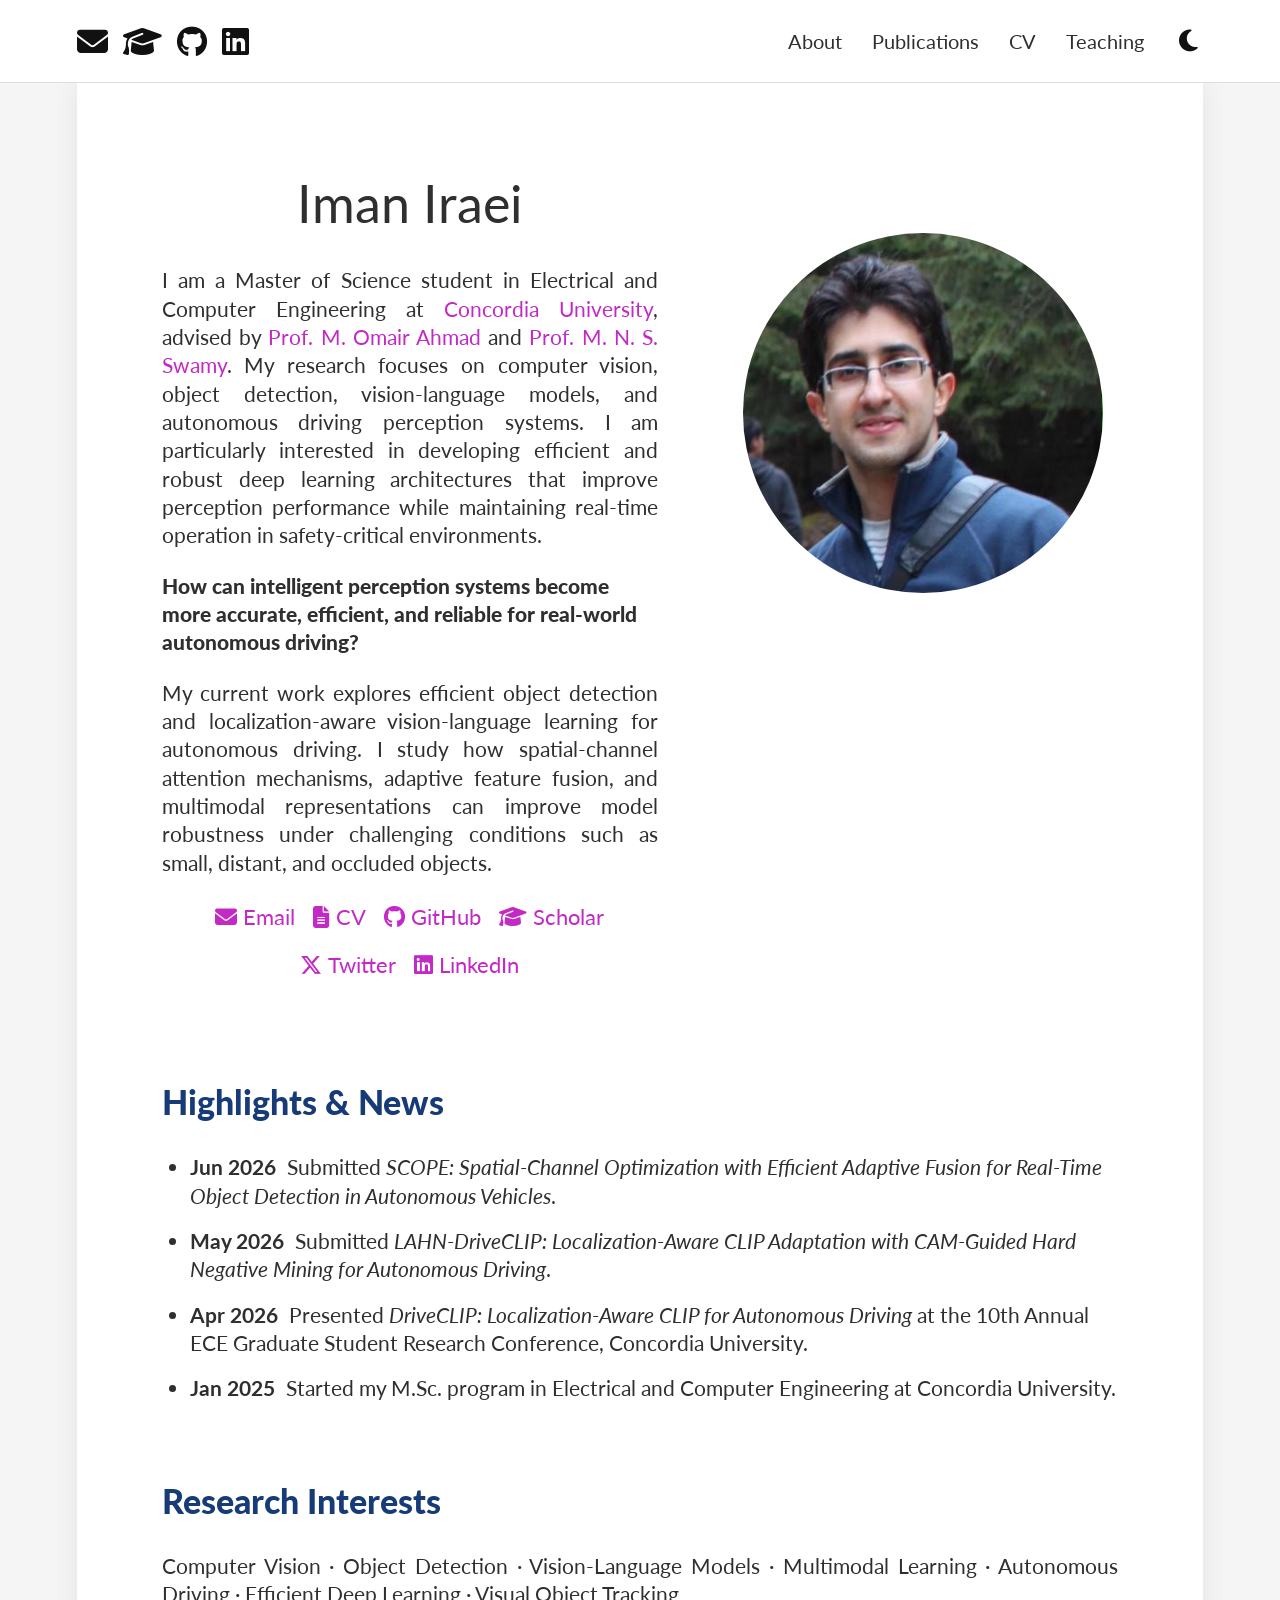
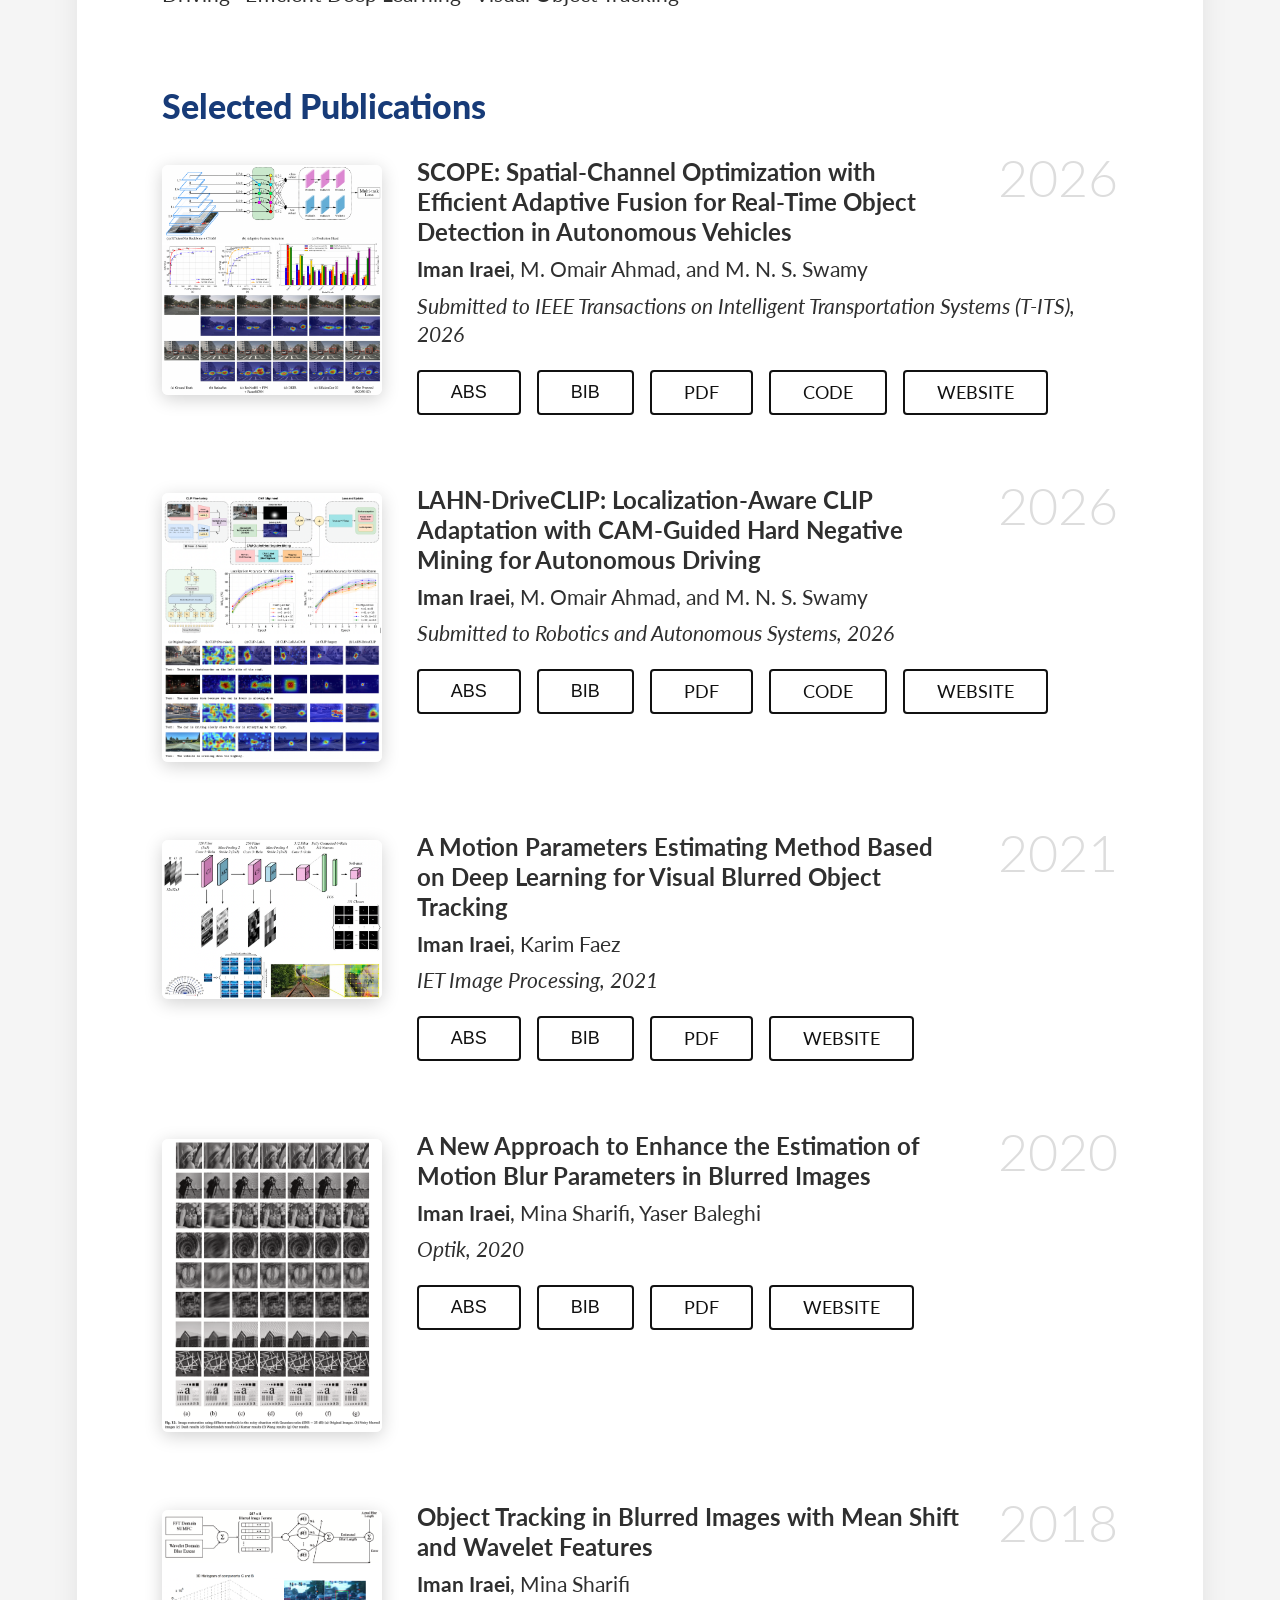
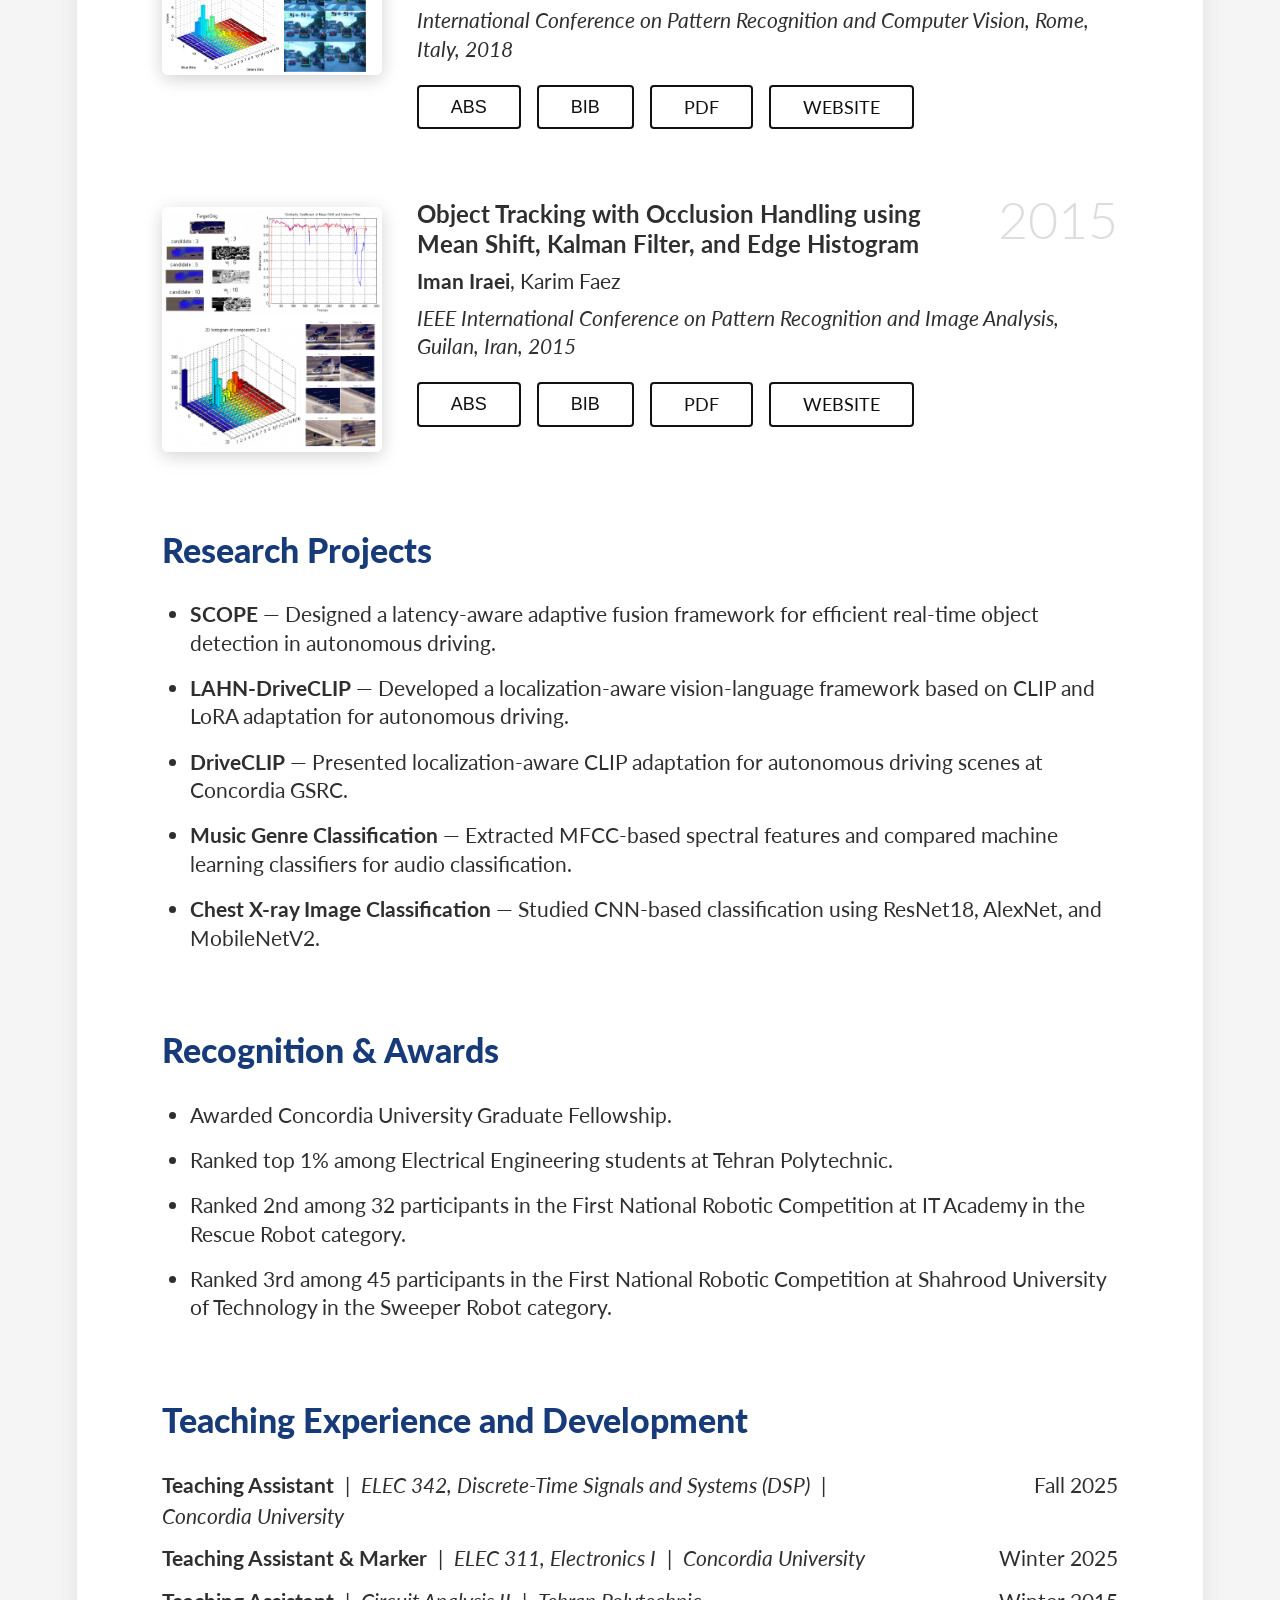
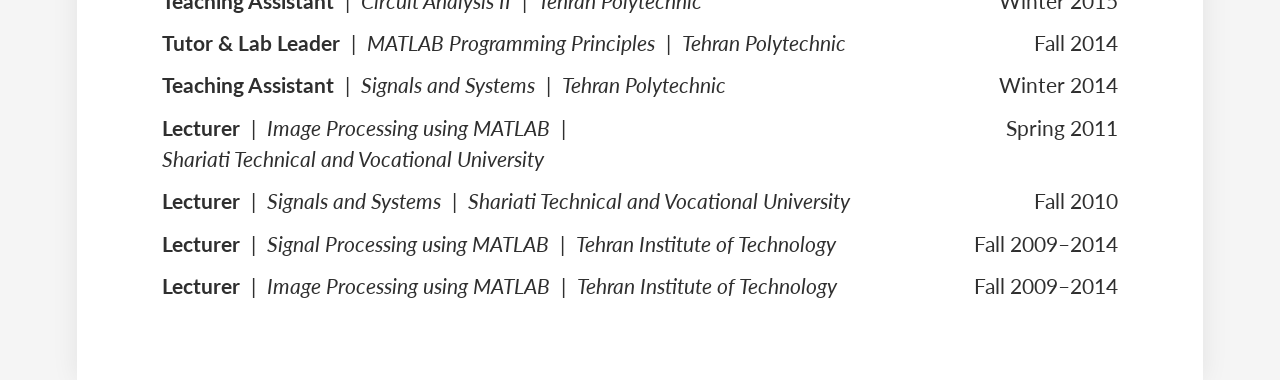
<file: index.html>
<!DOCTYPE html>
<html lang="en">
<head>
  <meta charset="UTF-8" />
  <meta name="viewport" content="width=device-width, initial-scale=1.0" />
  <title>Iman Iraei</title>
  <link rel="icon" type="image/png" href="favicon.png">
  <link rel="stylesheet" href="style.css" />
  <link rel="preconnect" href="https://fonts.googleapis.com">
  <link rel="preconnect" href="https://fonts.gstatic.com" crossorigin>
  <link href="https://fonts.googleapis.com/css2?family=Lato:wght@300;400;700;900&display=swap" rel="stylesheet">
  <link rel="stylesheet" href="https://cdnjs.cloudflare.com/ajax/libs/font-awesome/6.5.2/css/all.min.css">
</head>

<script>
  function toggleBox(id) {
    const box = document.getElementById(id);
    box.style.display = box.style.display === "block" ? "none" : "block";
  }

  function toggleTheme() {
    document.body.classList.toggle("dark-mode");
    const isDark = document.body.classList.contains("dark-mode");
    localStorage.setItem("theme", isDark ? "dark" : "light");
    updateThemeIcon();
  }

  function updateThemeIcon() {
    const icon = document.getElementById("theme-icon");
    if (!icon) return;
    const isDark = document.body.classList.contains("dark-mode");
    icon.className = isDark ? "fas fa-sun" : "fas fa-moon";
  }

  document.addEventListener("DOMContentLoaded", function () {
    const savedTheme = localStorage.getItem("theme");
    if (savedTheme === "dark") {
      document.body.classList.add("dark-mode");
    }
    updateThemeIcon();
  });
</script>

  
<body>
  <header class="site-header">
    <nav class="navbar" aria-label="Main navigation">
      <div class="nav-social">
        <a href="mailto:iman.iraei@mail.concordia.ca" aria-label="Email"><i class="fas fa-envelope"></i></a>
        <a href="https://scholar.google.com/citations?user=TGRh8okAAAAJ&hl=en" target="_blank" rel="noopener" aria-label="Google Scholar"><i class="fas fa-graduation-cap"></i></a>
        <a href="https://github.com/imaniraei" target="_blank" rel="noopener" aria-label="GitHub"><i class="fab fa-github"></i></a>
        <a href="https://www.linkedin.com/in/iman-iraei-9b572585/" target="_blank" rel="noopener" aria-label="LinkedIn"><i class="fab fa-linkedin"></i></a>
      </div>

      <div class="nav-menu">
        <a href="#about">About</a>
        <a href="#publications">Publications</a>
        <a href="CV.pdf" target="_blank">CV</a>
        <a href="#teaching">Teaching</a>
        <button class="theme-toggle" type="button" onclick="toggleTheme()" aria-label="Toggle dark mode">
          <i id="theme-icon" class="fas fa-moon"></i>
        </button>
      </div>
    </nav>
  </header>

  <main class="page" id="about">
    <section class="intro">
      <div class="intro-text">
        <h1>Iman Iraei</h1>

        <p>
          I am a Master of Science student in Electrical and Computer Engineering at
          <a href="https://www.concordia.ca/" target="_blank">Concordia University</a>,
          advised by
          <a href="https://www.concordia.ca/faculty/omair-ahmad.html" target="_blank">Prof. M. Omair Ahmad</a>
          and
          <a href="https://www.concordia.ca/faculty/srikanta-swamy.html" target="_blank">Prof. M. N. S. Swamy</a>.
          My research focuses on computer vision, object detection, vision-language models,
          and autonomous driving perception systems. I am particularly interested in developing
          efficient and robust deep learning architectures that improve perception performance
          while maintaining real-time operation in safety-critical environments.
        </p>

        <p class="bold-question">
          How can intelligent perception systems become more accurate, efficient, and reliable for real-world autonomous driving?
        </p>

        <p>
          My current work explores efficient object detection and localization-aware vision-language learning
          for autonomous driving. I study how spatial-channel attention mechanisms, adaptive feature fusion,
          and multimodal representations can improve model robustness under challenging conditions such as
          small, distant, and occluded objects.
        </p>

        <div class="links">
          <a href="mailto:iman.iraei@mail.concordia.ca">
            <i class="fas fa-envelope"></i> Email
          </a>
          <a href="CV.pdf" target="_blank">
            <i class="fas fa-file-alt"></i> CV
          </a>
          <a href="https://github.com/imaniraei" target="_blank">
            <i class="fab fa-github"></i> GitHub
          </a>
          <a href="https://scholar.google.com/citations?user=TGRh8okAAAAJ&hl=en" target="_blank">
            <i class="fas fa-graduation-cap"></i> Scholar
          </a>
          <a href="https://x.com/iman_iraei" target="_blank">
            <i class="fab fa-x-twitter"></i> Twitter
          </a>
          <a href="https://www.linkedin.com/in/iman-iraei-9b572585/" target="_blank">
            <i class="fab fa-linkedin"></i> LinkedIn
          </a>
        </div>
      </div>

      <div class="intro-photo">
        <img src="profile.jpg" alt="Iman Iraei profile photo" />
      </div>
    </section>

    <section>
      <h2>Highlights & News</h2>
      <ul class="news">
        <li><strong>Jun 2026</strong> Submitted <em>SCOPE: Spatial-Channel Optimization with Efficient Adaptive Fusion for Real-Time Object Detection in Autonomous Vehicles</em>.</li>
        <li><strong>May 2026</strong> Submitted <em>LAHN-DriveCLIP: Localization-Aware CLIP Adaptation with CAM-Guided Hard Negative Mining for Autonomous Driving</em>.</li>
        <li><strong>Apr 2026</strong> Presented <em>DriveCLIP: Localization-Aware CLIP for Autonomous Driving</em> at the 10th Annual ECE Graduate Student Research Conference, Concordia University.</li>
        <li><strong>Jan 2025</strong> Started my M.Sc. program in Electrical and Computer Engineering at Concordia University.</li>
      </ul>
    </section>

    <section>
      <h2>Research Interests</h2>
      <p>
        Computer Vision · Object Detection · Vision-Language Models · Multimodal Learning ·
        Autonomous Driving · Efficient Deep Learning · Visual Object Tracking
      </p>
    </section>





 <section id="publications" class="scroll-section">
  <h2>Selected Publications</h2>

  <div class="publication">
    <img class="pub-img" src="scope.png" alt="SCOPE project overview">
    <div class="pub-content">
      <div class="pub-year">2026</div>
      <h3>SCOPE: Spatial-Channel Optimization with Efficient Adaptive Fusion for Real-Time Object Detection in Autonomous Vehicles</h3>
      <p class="authors"><strong>Iman Iraei</strong>, M. Omair Ahmad, and M. N. S. Swamy</p>
      <p class="venue">Submitted to <em>IEEE Transactions on Intelligent Transportation Systems (T-ITS)</em>, 2026</p>
      <div class="pub-buttons">
        <button onclick="toggleBox('scope-abs')">ABS</button>
        <button onclick="toggleBox('scope-bib')">BIB</button>
        <a href="#" target="_blank">PDF</a>
        <a href="https://github.com/imaniraei/SCOPE" target="_blank">CODE</a>
        <a href="https://imaniraei.github.io/SCOPE" target="_blank">WEBSITE</a>
      </div>
      <div id="scope-abs" class="hidden-box">Reliable object detection is a critical component of
perception systems in autonomous driving, where recognizing
objects and understanding complex scenes are essential for safety
and decision-making. Among existing detectors, EfficientDet
offers a promising trade-off between accuracy and efficiency
through its compound scaling and Bi-directional Feature Pyramid
Network (BiFPN). However, its performance is hindered by
three key challenges: (1) loss of fine-grained spatial details due
to backbone downsampling, (2) limited contextual awareness
resulting from suboptimal feature fusion in BiFPN layers, and
(3) increased inference latency caused by stacking multiple
BiFPN modules. Unlike conventional BiFPN architectures that
rely on static multi-scale fusion, autonomous driving scenes
require adaptive feature selection mechanisms capable of handling severe scale variation and real-time latency constraints. To
overcome these limitations, we propose SCOPE, a latency-aware
adaptive fusion framework designed for real-time autonomous
driving perception. SCOPE enhances the EfficientNet backbone
through spatial and channel attention refinement within the
MBConv blocks, while adaptive channel-wise feature weighting
is utilized in a novel efficient attention-guided feature fusion
strategy to improve multi-scale representation quality and fusion
efficiency. The proposed single-layer adaptive attention fusion
method dynamically prioritizes informative multi-scale features
while reducing redundant feature propagation and computational
overhead. Extensive experiments on multiple autonomous driving
datasets demonstrate that SCOPE improves detection accuracy,
while simultaneously reducing computational complexity and
inference latency, thereby outperforming state-of-the-art object
detection methods in terms of both detection performance and
computational efficiency.</div>
      <pre id="scope-bib" class="hidden-box bibtex">@article{iraei2026scope,
  title={SCOPE: Spatial-Channel Optimization with Efficient Adaptive Fusion for Real-Time Object Detection in Autonomous Vehicles},
  author={Iraei, Iman and Ahmad, M. Omair and Swamy, M. N. S.},
  journal={Submitted to IEEE Transactions on Intelligent Transportation Systems (T-ITS)},
  year={2026}
}</pre>
    </div>
  </div>

  <div class="publication">
    <img class="pub-img" src="lahn-driveclip.png" alt="LAHN-DriveCLIP project overview">
    <div class="pub-content">
      <div class="pub-year">2026</div>
      <h3>LAHN-DriveCLIP: Localization-Aware CLIP Adaptation with CAM-Guided Hard Negative Mining for Autonomous Driving</h3>
      <p class="authors"><strong>Iman Iraei</strong>, M. Omair Ahmad, and M. N. S. Swamy</p>
      <p class="venue">Submitted to <em>Robotics and Autonomous Systems</em>, 2026</p>
      <div class="pub-buttons">
        <button onclick="toggleBox('lahn-abs')">ABS</button>
        <button onclick="toggleBox('lahn-bib')">BIB</button>
        <a href="#" target="_blank">PDF</a>
        <a href="https://github.com/imaniraei/LAHN-DriveCLIP" target="_blank">CODE</a>
        <a href="https://imaniraei.github.io/LAHN-DriveCLIP" target="_blank">WEBSITE</a>
      </div>
      <div id="lahn-abs" class="hidden-box">Vision–language models such as CLIP have demonstrated strong zero-shot capabilities by aligning visual and textual representations,
yet adapting these models for object localization in autonomous driving remains challenging due to limited annotated data and the
lack of dense pixel-level supervision. In this paper, we propose LAHN-DriveCLIP, a localization-aware CLIP adaptation framework
designed for weakly supervised vision–language localization in complex driving environments. Our approach leverages low-rank
adaptation (LoRA) to efficiently fine-tune CLIP using annotated image–text pairs while keeping the pretrained vision and text
encoders frozen. Localization is guided through class activation maps (CAMs) rather than direct bounding-box regression, where
coarse bounding-box annotations are converted into Gaussian spatial targets and aligned with CAM responses during training.
To further enhance discriminative localization, we introduce CAM-guided hard negative mining, which emphasizes challenging
negative image–text pairs based on spatial activation inconsistencies. We train LAHN-DriveCLIP on the Talk2Car dataset using the
standard training–evaluation split and further evaluate its generalization across multiple autonomous driving datasets. Experimental
results demonstrate that the proposed method consistently improves both object localization and cross-modal retrieval accuracy
compared with CLIP-based baselines, while preserving interpretable activation maps and strong vision–language alignment. These
findings highlight the effectiveness of parameter-efficient, localization-aware adaptation for autonomous driving scenarios with weak,
bounding box–level supervision.</div>
      <pre id="lahn-bib" class="hidden-box bibtex">@article{iraei2026lahndriveclip,
  title={LAHN-DriveCLIP: Localization-Aware CLIP Adaptation with CAM-Guided Hard Negative Mining for Autonomous Driving},
  author={Iraei, Iman and Ahmad, M. Omair and Swamy, M. N. S.},
  journal={Submitted to Robotics and Autonomous Systems},
  year={2026}
}</pre>
    </div>
  </div>

  <div class="publication">
    <img class="pub-img" src="tracking2021.png" alt="Visual blurred object tracking">
    <div class="pub-content">
      <div class="pub-year">2021</div>
      <h3>A Motion Parameters Estimating Method Based on Deep Learning for Visual Blurred Object Tracking</h3>
      <p class="authors"><strong>Iman Iraei</strong>, Karim Faez</p>
      <p class="venue"><em>IET Image Processing</em>, 2021</p>
      <div class="pub-buttons">
        <button onclick="toggleBox('tracking2021-abs')">ABS</button>
        <button onclick="toggleBox('tracking2021-bib')">BIB</button>
        <a href="#" target="_blank">PDF</a>
        <a href="#" target="_blank">WEBSITE</a>
      </div>
      <div id="tracking2021-abs" class="hidden-box">Tracking the specific object in the blurred scenes is one of the challenging problems in
computer vision and image processing. The accuracy and performance of trackers within
the blur frames usually demonstrate a severe decrease. Accordingly, this problem needs to
be corrected for better tracking results. Thus, this study seeks to present the best solution.
To this end, a novel deep learning approach is proposed for object tracking in the presence
of motion blur and fast motion. The hidden information in the blurring kernel is useful
for tracking a specific blurred object through a series of consecutive frames. In this study,
this matter is evaluated from a new perspective to solve the problems of blurred object
tracking and objects with highly fast motions using a convolutional neural network (CNN)
and a particle filter. Therefore, the proposed framework has two phases. First, the kernel
leading to blurring is estimated by CNN, and then by a particle filter and the probability
distribution of motion information that has been achieved by the kernel estimation the
object is tracked. The results demonstrate that the suggested method can enhance the
accuracy of tracking compared with the state-of-the-art, especially when the amount of
blur is high.</div>
      <pre id="tracking2021-bib" class="hidden-box bibtex">@article{iraei2021motion,
  title={A motion parameters estimating method based on deep learning for visual blurred object tracking},
  author={Iraei, Iman and Faez, Karim},
  journal={IET Image Processing},
  volume={15},
  number={10},
  pages={2213--2226},
  year={2021},
  publisher={Wiley Online Library}
}</pre>
    </div>
  </div>

  <div class="publication">
    <img class="pub-img" src="blur2020.png" alt="Motion blur parameter estimation">
    <div class="pub-content">
      <div class="pub-year">2020</div>
      <h3>A New Approach to Enhance the Estimation of Motion Blur Parameters in Blurred Images</h3>
      <p class="authors"><strong>Iman Iraei</strong>, Mina Sharifi, Yaser Baleghi</p>
      <p class="venue">Optik, 2020</p>
      <div class="pub-buttons">
        <button onclick="toggleBox('blur2020-abs')">ABS</button>
        <button onclick="toggleBox('blur2020-bib')">BIB</button>
        <a href="#" target="_blank">PDF</a>
        <a href="#" target="_blank">WEBSITE</a>
      </div>
      <div id="blur2020-abs" class="hidden-box">One of the main objectives of blur parameters estimation is the restoration of blurred images. A
novel blur parameters estimation algorithm is presented in the present paper. For estimating the
blur angle of the degraded image, Hough transform is applied upon two parallel linear edges on
two sides of the central bright stripe that appear in the frequency domain. For blur length estimation,
the proposed method has two sequential phases. In the first phase, the frequency domain
is used for feature extraction. Also, for obtaining a superior performance in the algorithm in the
second stage, a wavelet-based parameter was used, which can determine the extent of the blur in
the image. For the prediction of the blur length in a particular blurred image, RBFNN is employed
with frequency-domain features of the related blurred image and blur extent parameter, coming
from the wavelet transform as the input. Blur length in blurred images is estimated at a higher
accuracy using this method. The concentration of this approach is on motion blur parameter
estimation. Through comparison with available approaches, the results of simulations indicate the
ability and strength of the suggested approach in predicting blur parameters.</div>
      <pre id="blur2020-bib" class="hidden-box bibtex">@article{iraei2020new,
  title={A new approach to enhance the estimation of blur parameters in blurred images},
  author={Iraei, Iman and Sharifi, Mina and Baleghi, Yasser},
  journal={Optik},
  volume={224},
  pages={165298},
  year={2020},
  publisher={Elsevier}
}</pre>
    </div>
  </div>

  <div class="publication">
    <img class="pub-img" src="tracking2018.png" alt="Object tracking in blurred images">
    <div class="pub-content">
      <div class="pub-year">2018</div>
      <h3>Object Tracking in Blurred Images with Mean Shift and Wavelet Features</h3>
      <p class="authors"><strong>Iman Iraei</strong>, Mina Sharifi</p>
      <p class="venue">International Conference on Pattern Recognition and Computer Vision, Rome, Italy, 2018</p>
      <div class="pub-buttons">
        <button onclick="toggleBox('tracking2018-abs')">ABS</button>
        <button onclick="toggleBox('tracking2018-bib')">BIB</button>
        <a href="#" target="_blank">PDF</a>
        <a href="#" target="_blank">WEBSITE</a>
      </div>
      <div id="tracking2018-abs" class="hidden-box">A method for object tracking in motion blurred
images is proposed in this article. This paper shows that object
tracking could be improved with this approach. We use mean shift
algorithm to track different objects as a main tracker. But, the
problem is that mean shift could not track the selected object
accurately in blurred scenes. So, for better tracking result, and
increasing the accuracy of tracking, wavelet transform is used. We
use a feature named as blur extent, which could help us to get better
results in tracking. For calculating of this feature, we should use Harr
wavelet. We can look at this matter from two different angles which
lead to determine whether an image is blurred or not and to what
extent an image is blur. In fact, this feature left an impact on the
covariance matrix of mean shift algorithm and cause to better
performance of tracking. This method has been concentrated mostly
on motion blur parameter. transform. The results reveal the ability of
our method in order to reach more accurately tracking.</div>
      <pre id="tracking2018-bib" class="hidden-box bibtex">@inproceedings{iraei2018tracking,
  title={Object Tracking in Blurred Images with Mean Shift and Wavelet Features},
  author={Iraei, Iman},
  booktitle={International Conference on Pattern Recognition and Computer Vision},
  address={Rome, Italy},
  year={2018}
}</pre>
    </div>
  </div>

  <div class="publication">
    <img class="pub-img" src="tracking2015.png" alt="Object tracking with occlusion handling">
    <div class="pub-content">
      <div class="pub-year">2015</div>
      <h3>Object Tracking with Occlusion Handling using Mean Shift, Kalman Filter, and Edge Histogram</h3>
      <p class="authors"><strong>Iman Iraei</strong>, Karim Faez</p>
      <p class="venue">IEEE International Conference on Pattern Recognition and Image Analysis, Guilan, Iran, 2015</p>
      <div class="pub-buttons">
        <button onclick="toggleBox('tracking2015-abs')">ABS</button>
        <button onclick="toggleBox('tracking2015-bib')">BIB</button>
        <a href="#" target="_blank">PDF</a>
        <a href="#" target="_blank">WEBSITE</a>
      </div>
      <div id="tracking2015-abs" class="hidden-box">This paper propose an algorithm that uses Mean
Shift and Kalman Filter for object tracking. Also this method
uses Edge Histogram for occlusion handling. Firstly, we use
Mean Shift algorithm to obtain center of desired object. But the
robust of tracking is not very well, so we use Kalman Filter to
improve the effect of tracking. Bhattacharyya coefficient and
Edge Histogram are used for finding out both partial and full
occlusions. With this approach we can track the object more
accurately. The results prove that the robust of tracking is very
well.</div>
      <pre id="tracking2015-bib" class="hidden-box bibtex">@inproceedings{iraei2015object,
  title={Object tracking with occlusion handling using mean shift, Kalman filter and edge histogram},
  author={Iraei, Iman and Faez, Karim},
  booktitle={2015 2nd International Conference on Pattern Recognition and Image Analysis (IPRIA)},
  pages={1--6},
  year={2015},
  organization={IEEE}
}</pre>
    </div>
  </div>
</section>







    
    <section>
      <h2>Research Projects</h2>
      <ul>
        <li><strong>SCOPE</strong> — Designed a latency-aware adaptive fusion framework for efficient real-time object detection in autonomous driving.</li>
        <li><strong>LAHN-DriveCLIP</strong> — Developed a localization-aware vision-language framework based on CLIP and LoRA adaptation for autonomous driving.</li>
        <li><strong>DriveCLIP</strong> — Presented localization-aware CLIP adaptation for autonomous driving scenes at Concordia GSRC.</li>
        <li><strong>Music Genre Classification</strong> — Extracted MFCC-based spectral features and compared machine learning classifiers for audio classification.</li>
        <li><strong>Chest X-ray Image Classification</strong> — Studied CNN-based classification using ResNet18, AlexNet, and MobileNetV2.</li>
      </ul>
    </section>

    <section>
      <h2>Recognition & Awards</h2>
      <ul>
        <li>Awarded Concordia University Graduate Fellowship.</li>
        <li>Ranked top 1% among Electrical Engineering students at Tehran Polytechnic.</li>
        <li>Ranked 2nd among 32 participants in the First National Robotic Competition at IT Academy in the Rescue Robot category.</li>
        <li>Ranked 3rd among 45 participants in the First National Robotic Competition at Shahrood University of Technology in the Sweeper Robot category.</li>
      </ul>
    </section>

    <section id="teaching" class="scroll-section teaching-section">
      <h2>Teaching Experience and Development</h2>

      <div class="teaching-list">
        <div class="teaching-row">
          <div class="teaching-details"><strong>Teaching Assistant</strong><span class="divider">|</span><em>ELEC 342, Discrete-Time Signals and Systems (DSP)</em><span class="divider">|</span><em>Concordia University</em></div>
          <div class="teaching-date">Fall 2025</div>
        </div>

        <div class="teaching-row">
          <div class="teaching-details"><strong>Teaching Assistant &amp; Marker</strong><span class="divider">|</span><em>ELEC 311, Electronics I</em><span class="divider">|</span><em>Concordia University</em></div>
          <div class="teaching-date">Winter 2025</div>
        </div>

        <div class="teaching-row">
          <div class="teaching-details"><strong>Teaching Assistant</strong><span class="divider">|</span><em>Circuit Analysis II</em><span class="divider">|</span><em>Tehran Polytechnic</em></div>
          <div class="teaching-date">Winter 2015</div>
        </div>

        <div class="teaching-row">
          <div class="teaching-details"><strong>Tutor &amp; Lab Leader</strong><span class="divider">|</span><em>MATLAB Programming Principles</em><span class="divider">|</span><em>Tehran Polytechnic</em></div>
          <div class="teaching-date">Fall 2014</div>
        </div>

        <div class="teaching-row">
          <div class="teaching-details"><strong>Teaching Assistant</strong><span class="divider">|</span><em>Signals and Systems</em><span class="divider">|</span><em>Tehran Polytechnic</em></div>
          <div class="teaching-date">Winter 2014</div>
        </div>

        <div class="teaching-row">
          <div class="teaching-details"><strong>Lecturer</strong><span class="divider">|</span><em>Image Processing using MATLAB</em><span class="divider">|</span><em>Shariati Technical and Vocational University</em></div>
          <div class="teaching-date">Spring 2011</div>
        </div>

        <div class="teaching-row">
          <div class="teaching-details"><strong>Lecturer</strong><span class="divider">|</span><em>Signals and Systems</em><span class="divider">|</span><em>Shariati Technical and Vocational University</em></div>
          <div class="teaching-date">Fall 2010</div>
        </div>

        <div class="teaching-row">
          <div class="teaching-details"><strong>Lecturer</strong><span class="divider">|</span><em>Signal Processing using MATLAB</em><span class="divider">|</span><em>Tehran Institute of Technology</em></div>
          <div class="teaching-date">Fall 2009–2014</div>
        </div>

        <div class="teaching-row">
          <div class="teaching-details"><strong>Lecturer</strong><span class="divider">|</span><em>Image Processing using MATLAB</em><span class="divider">|</span><em>Tehran Institute of Technology</em></div>
          <div class="teaching-date">Fall 2009–2014</div>
        </div>
      </div>
    </section>

    
  </main>
</body>
</html>
</file>
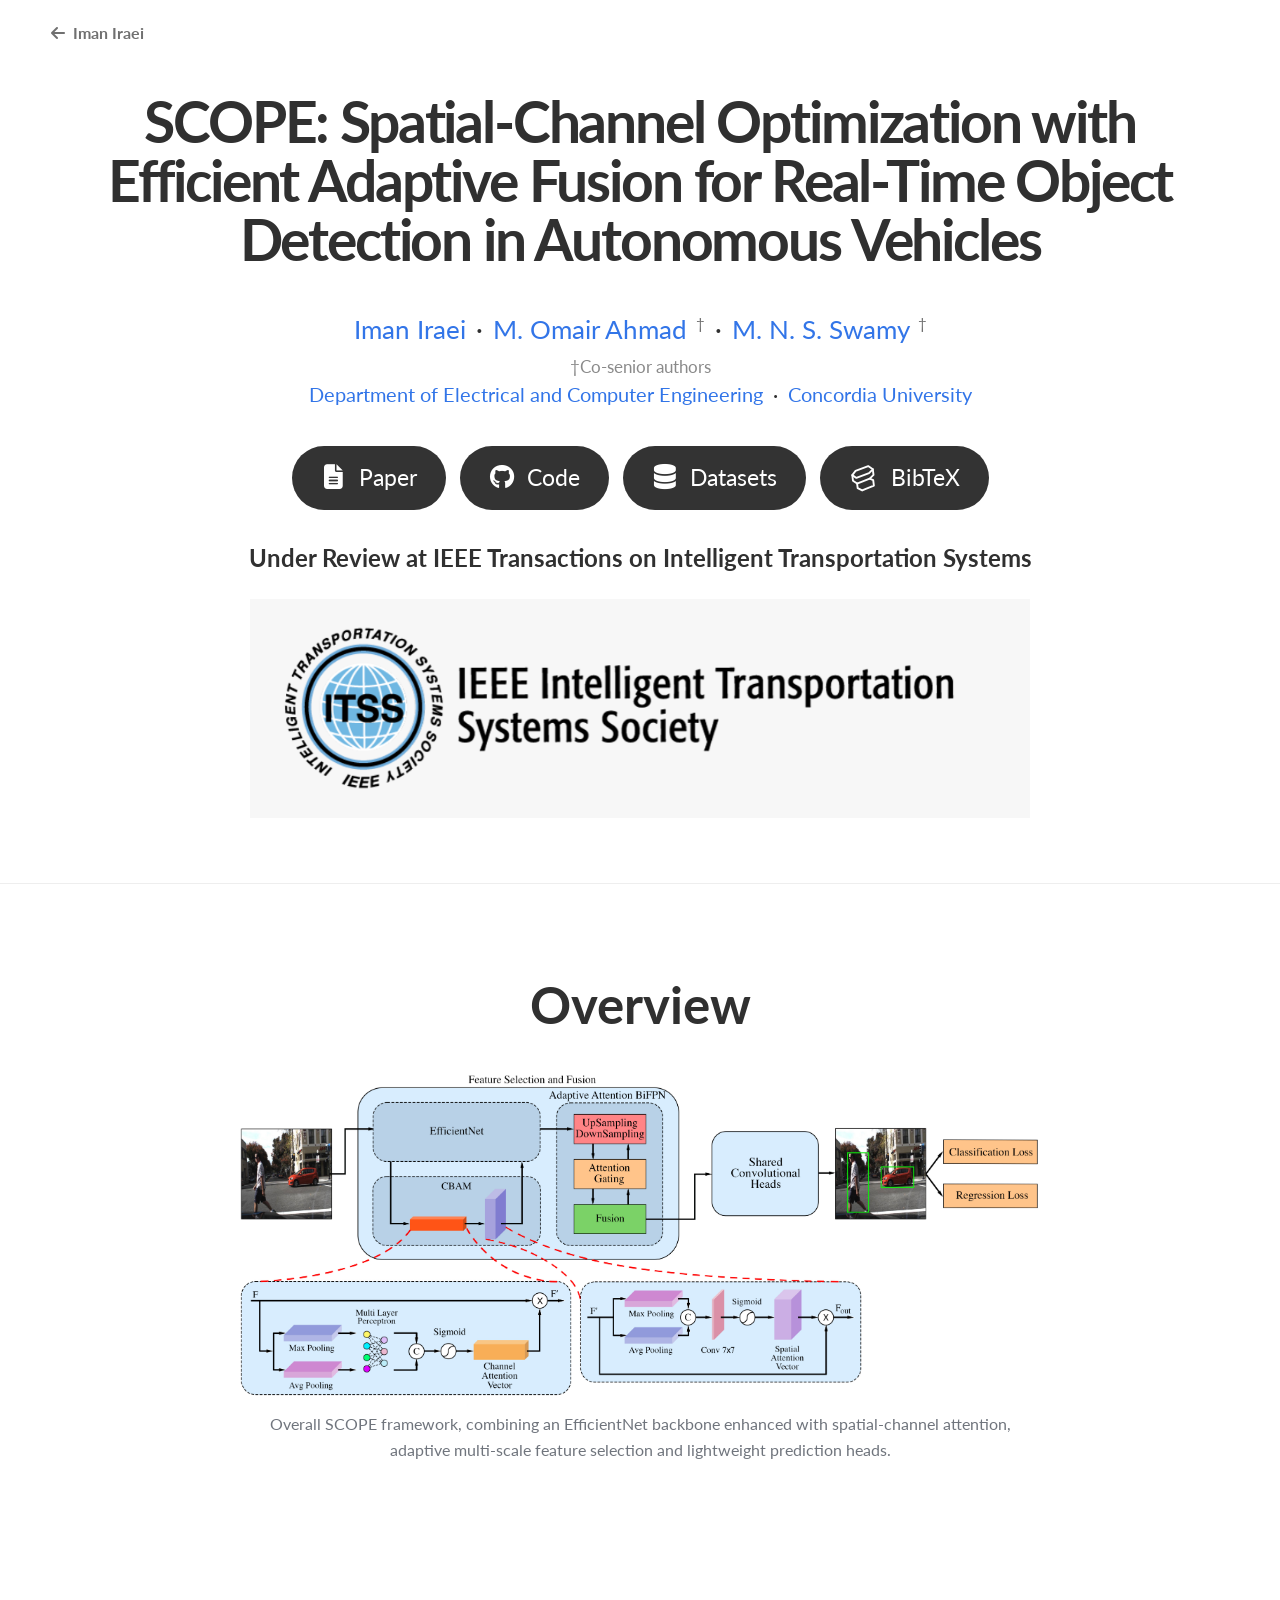
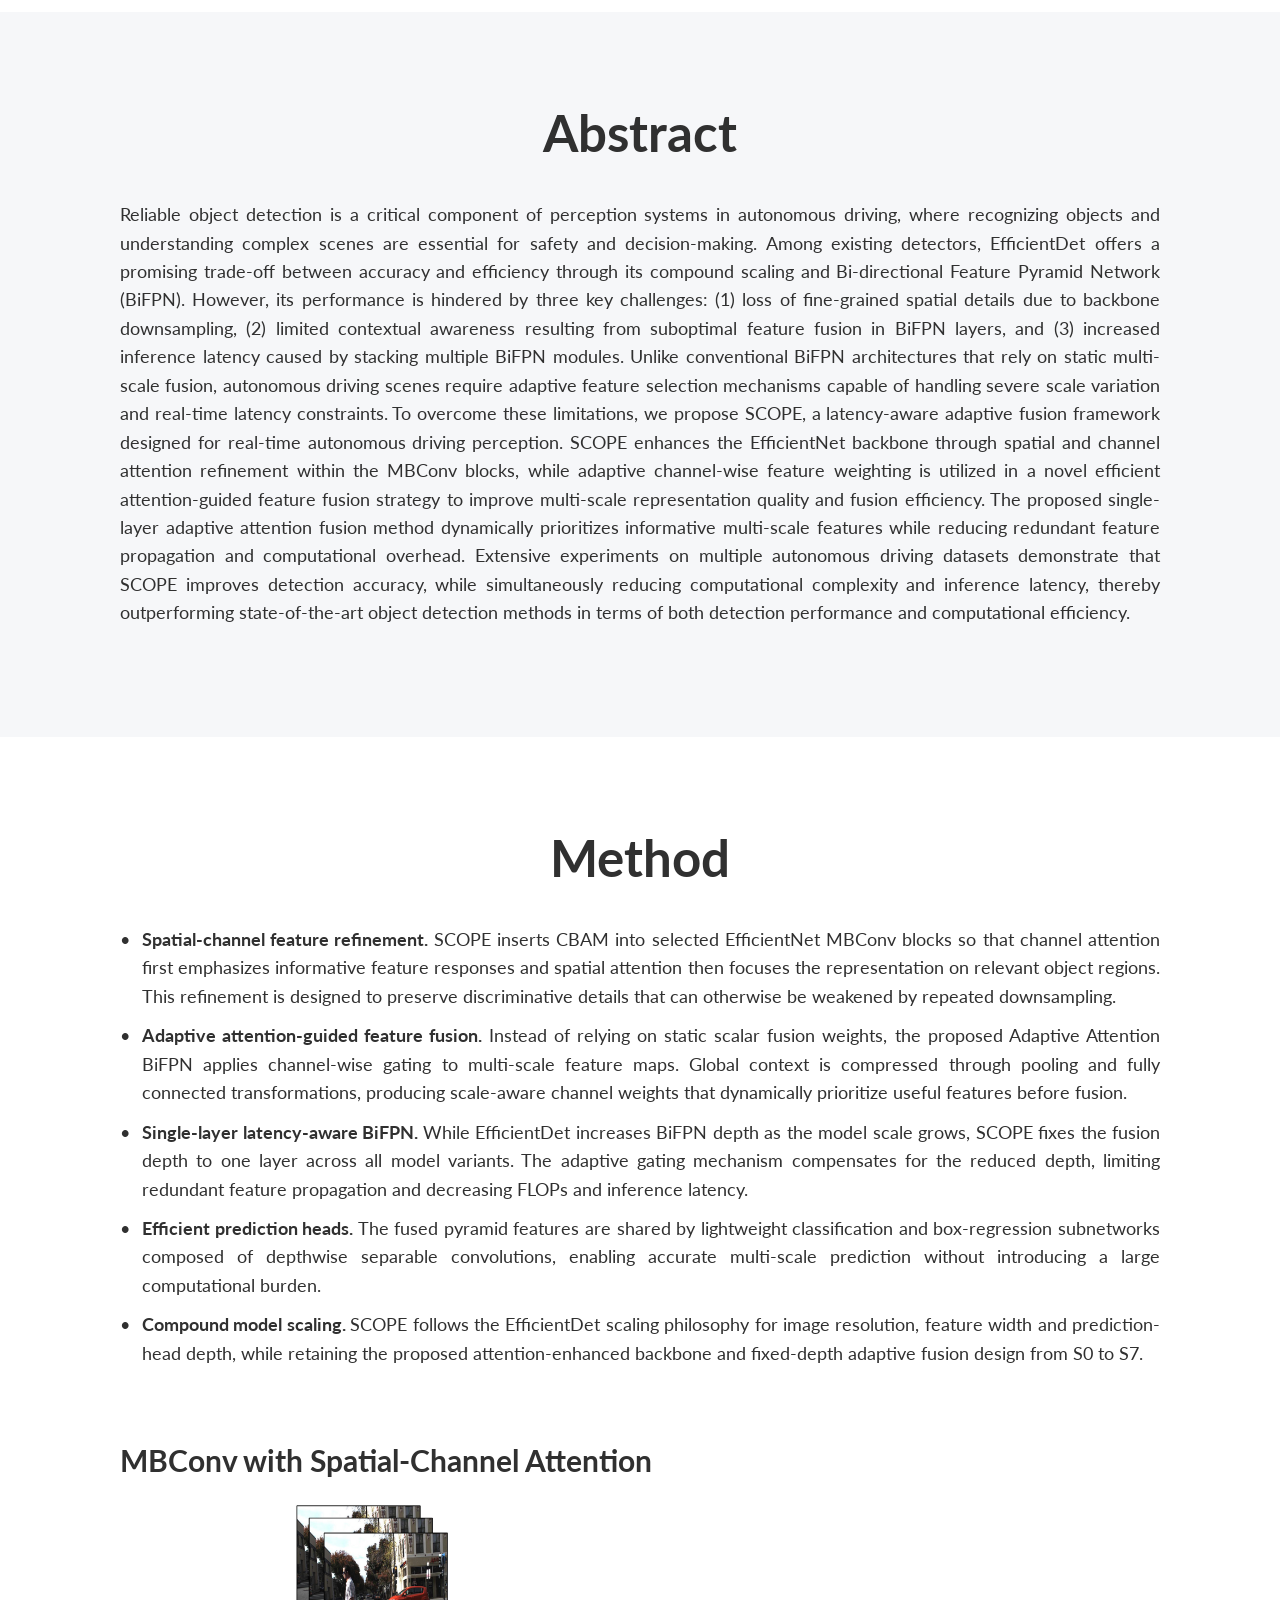
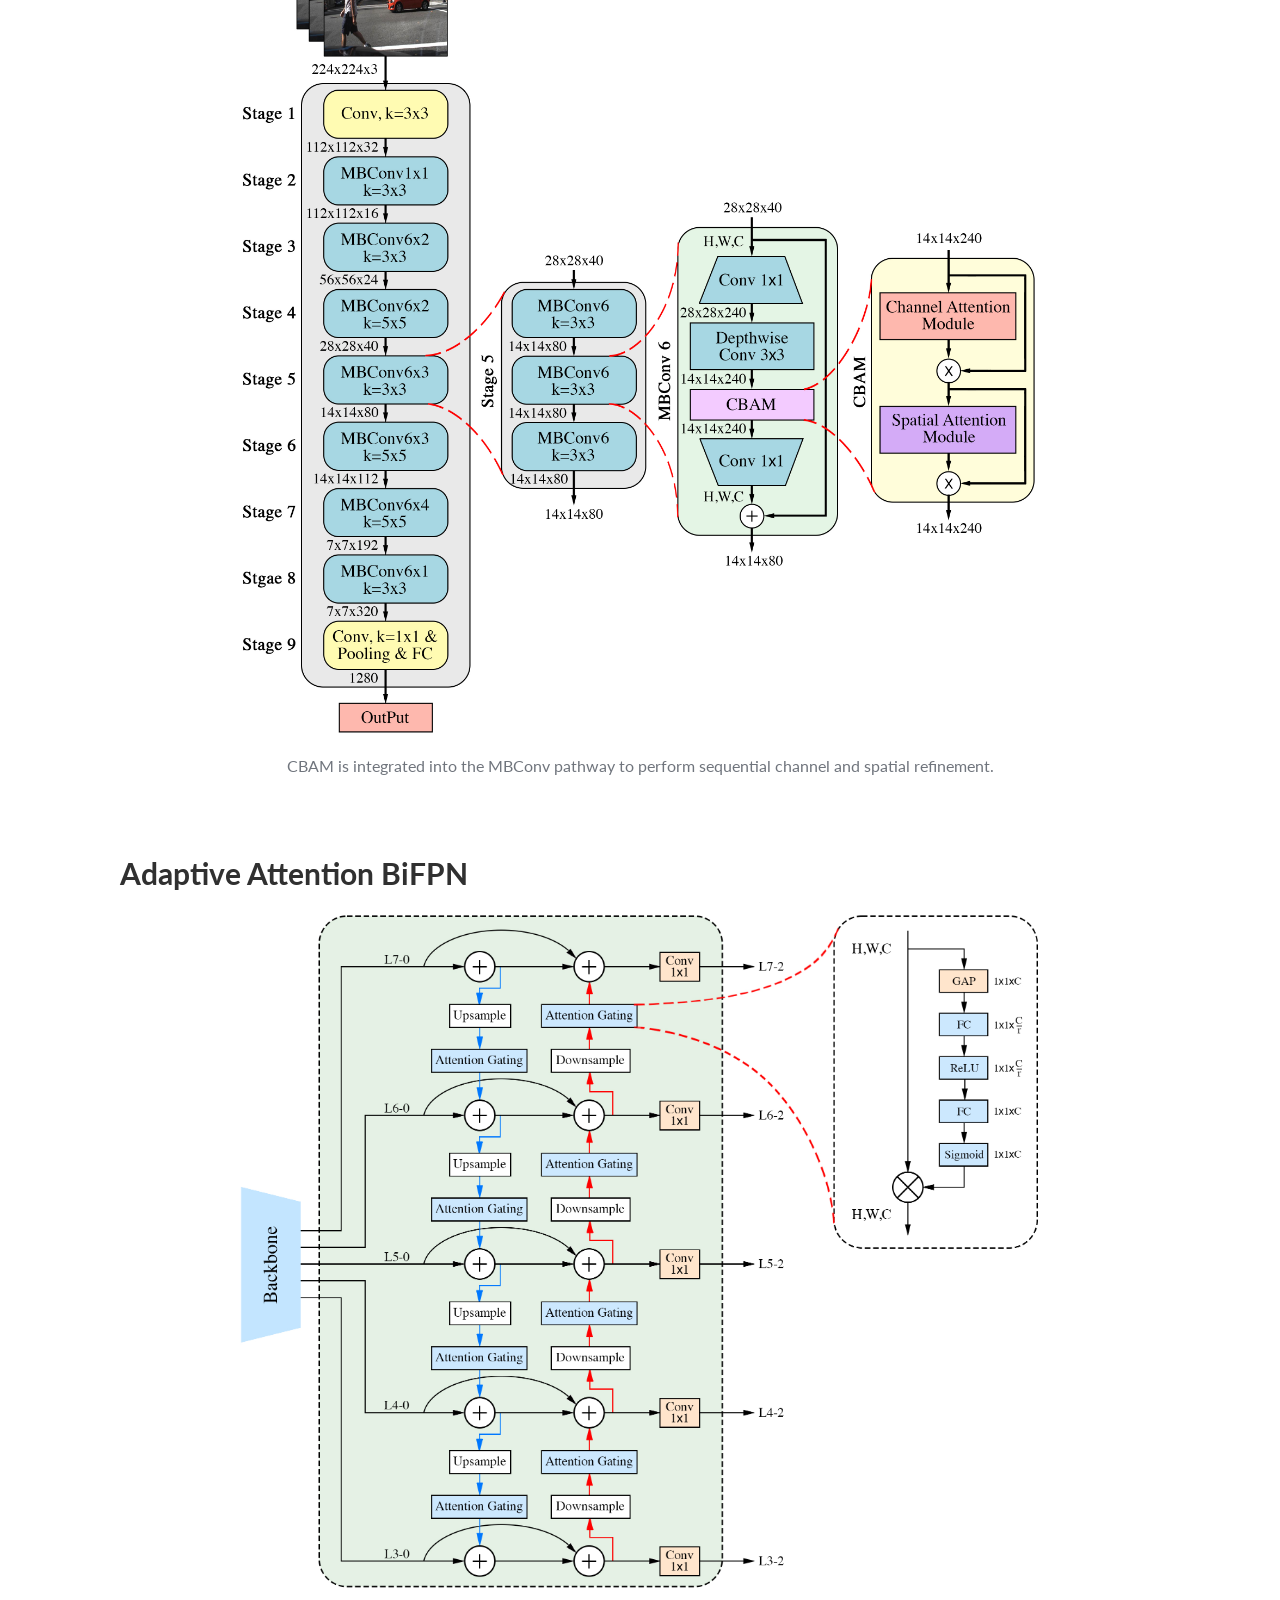
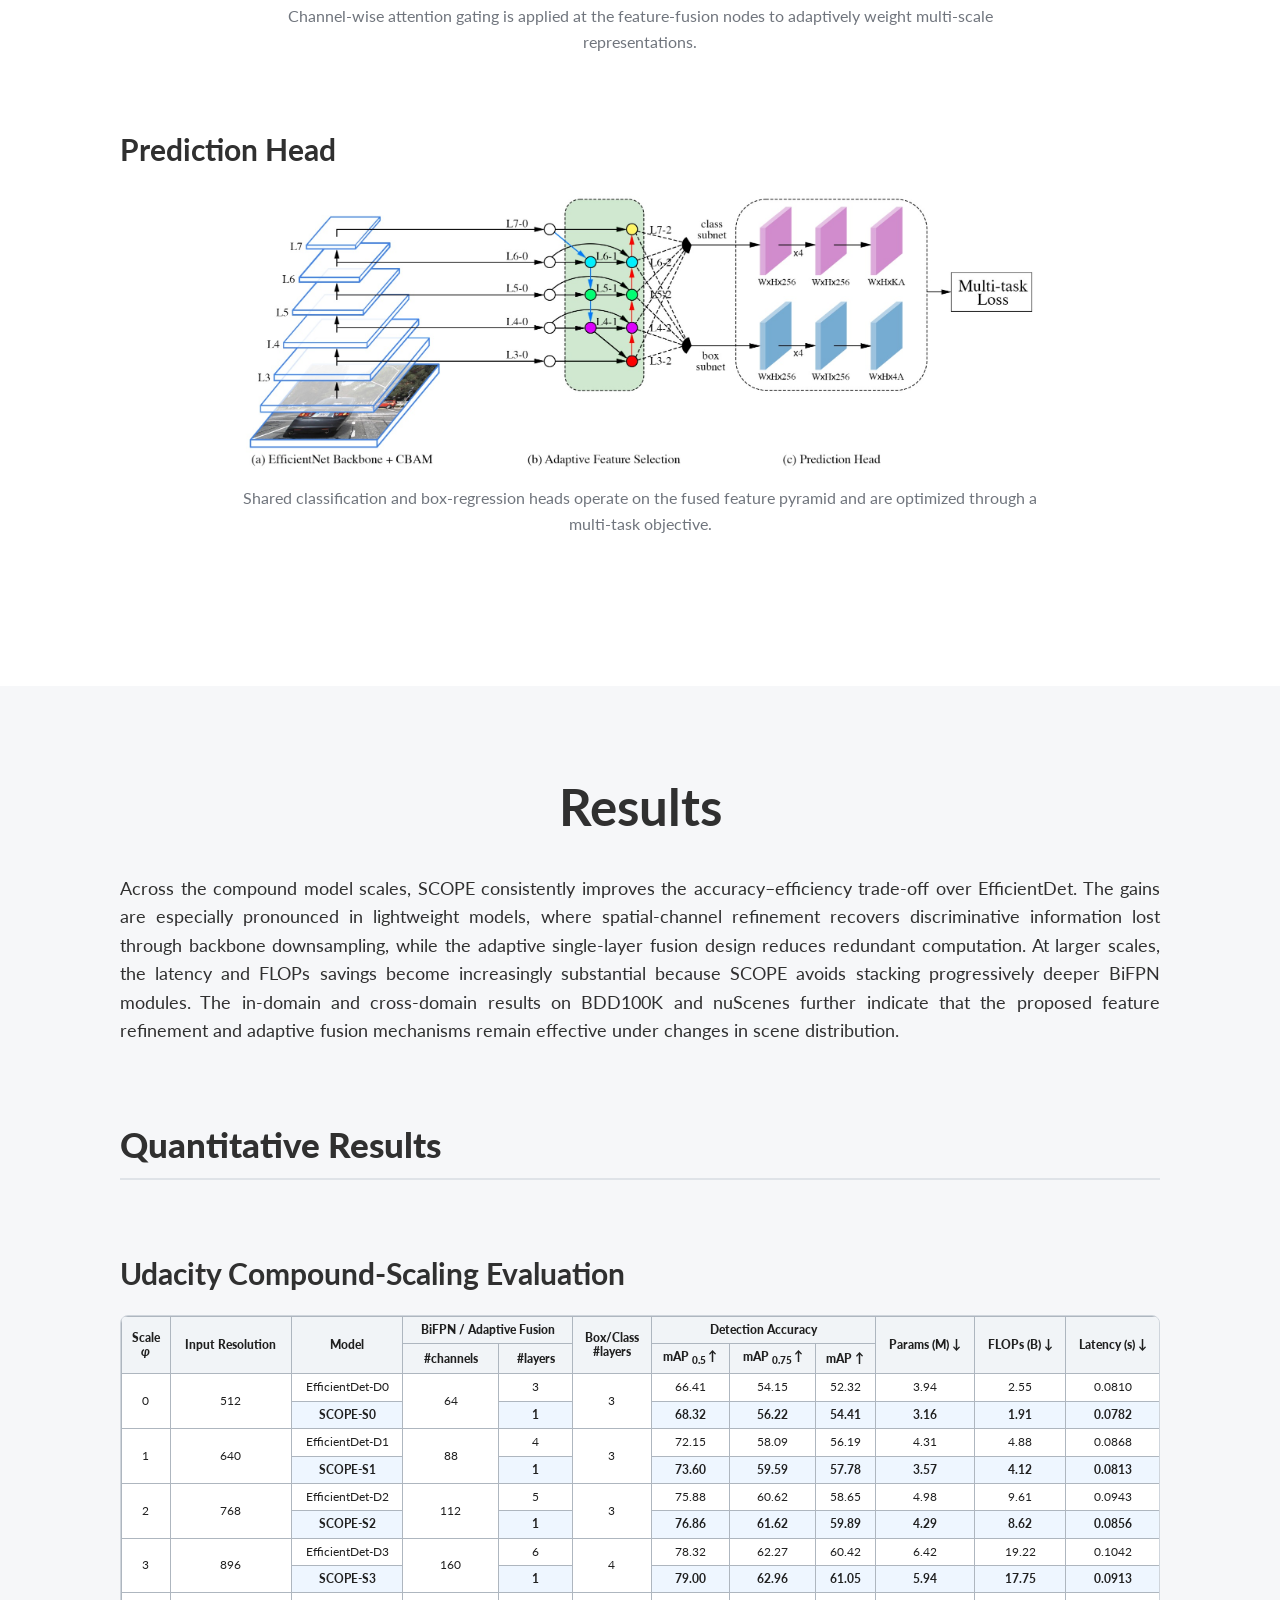
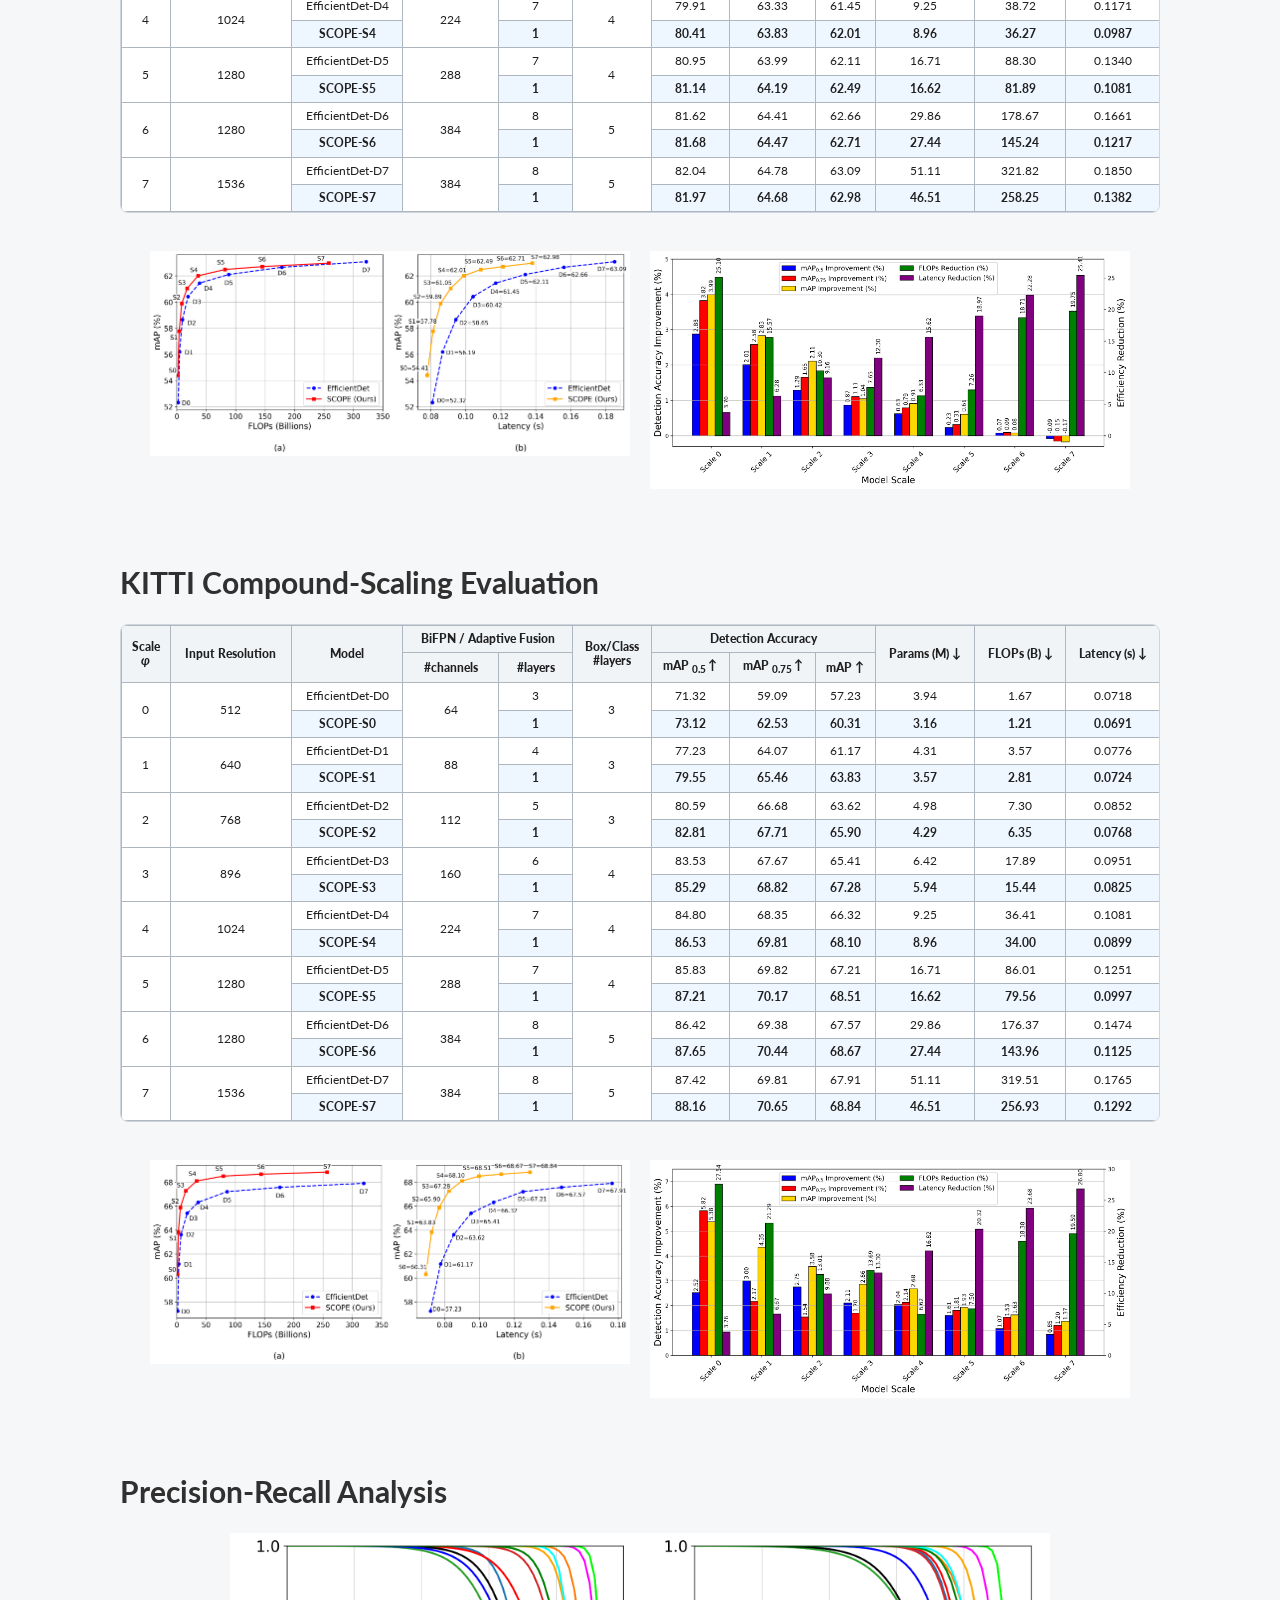
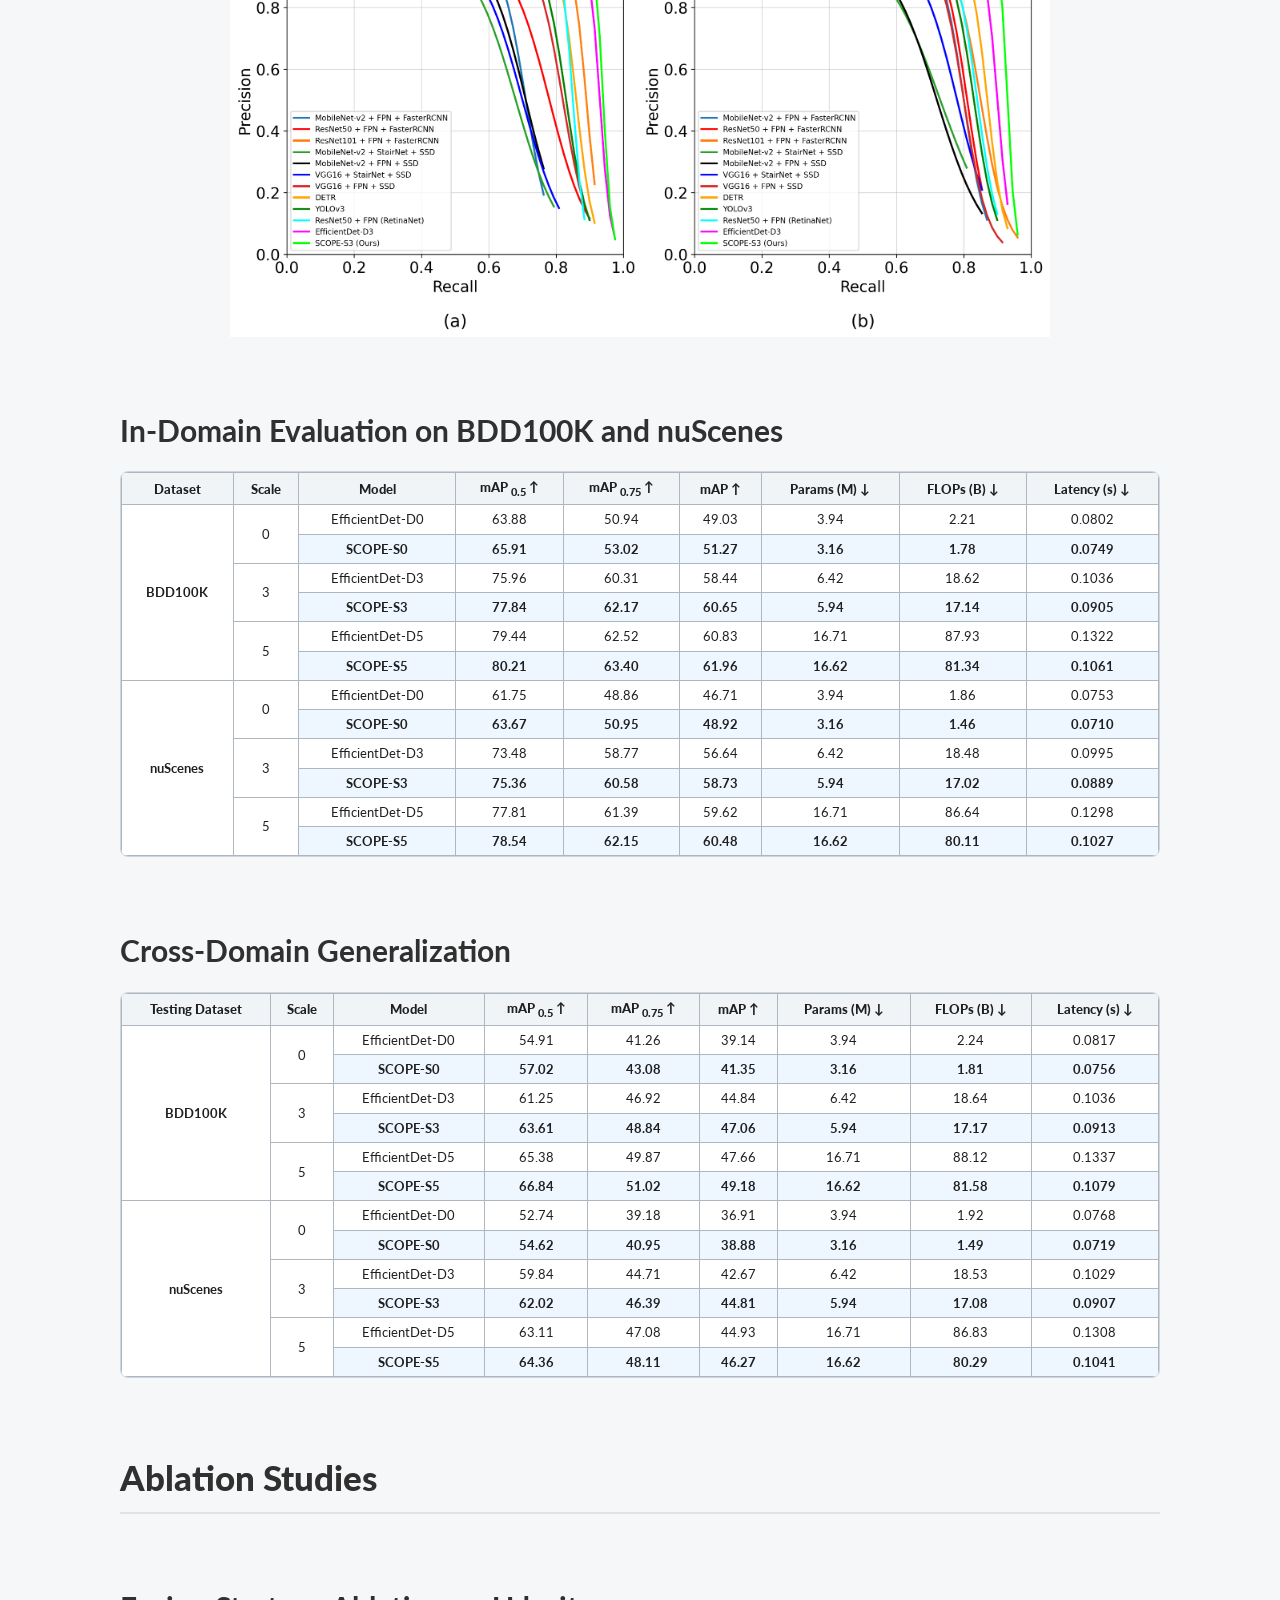
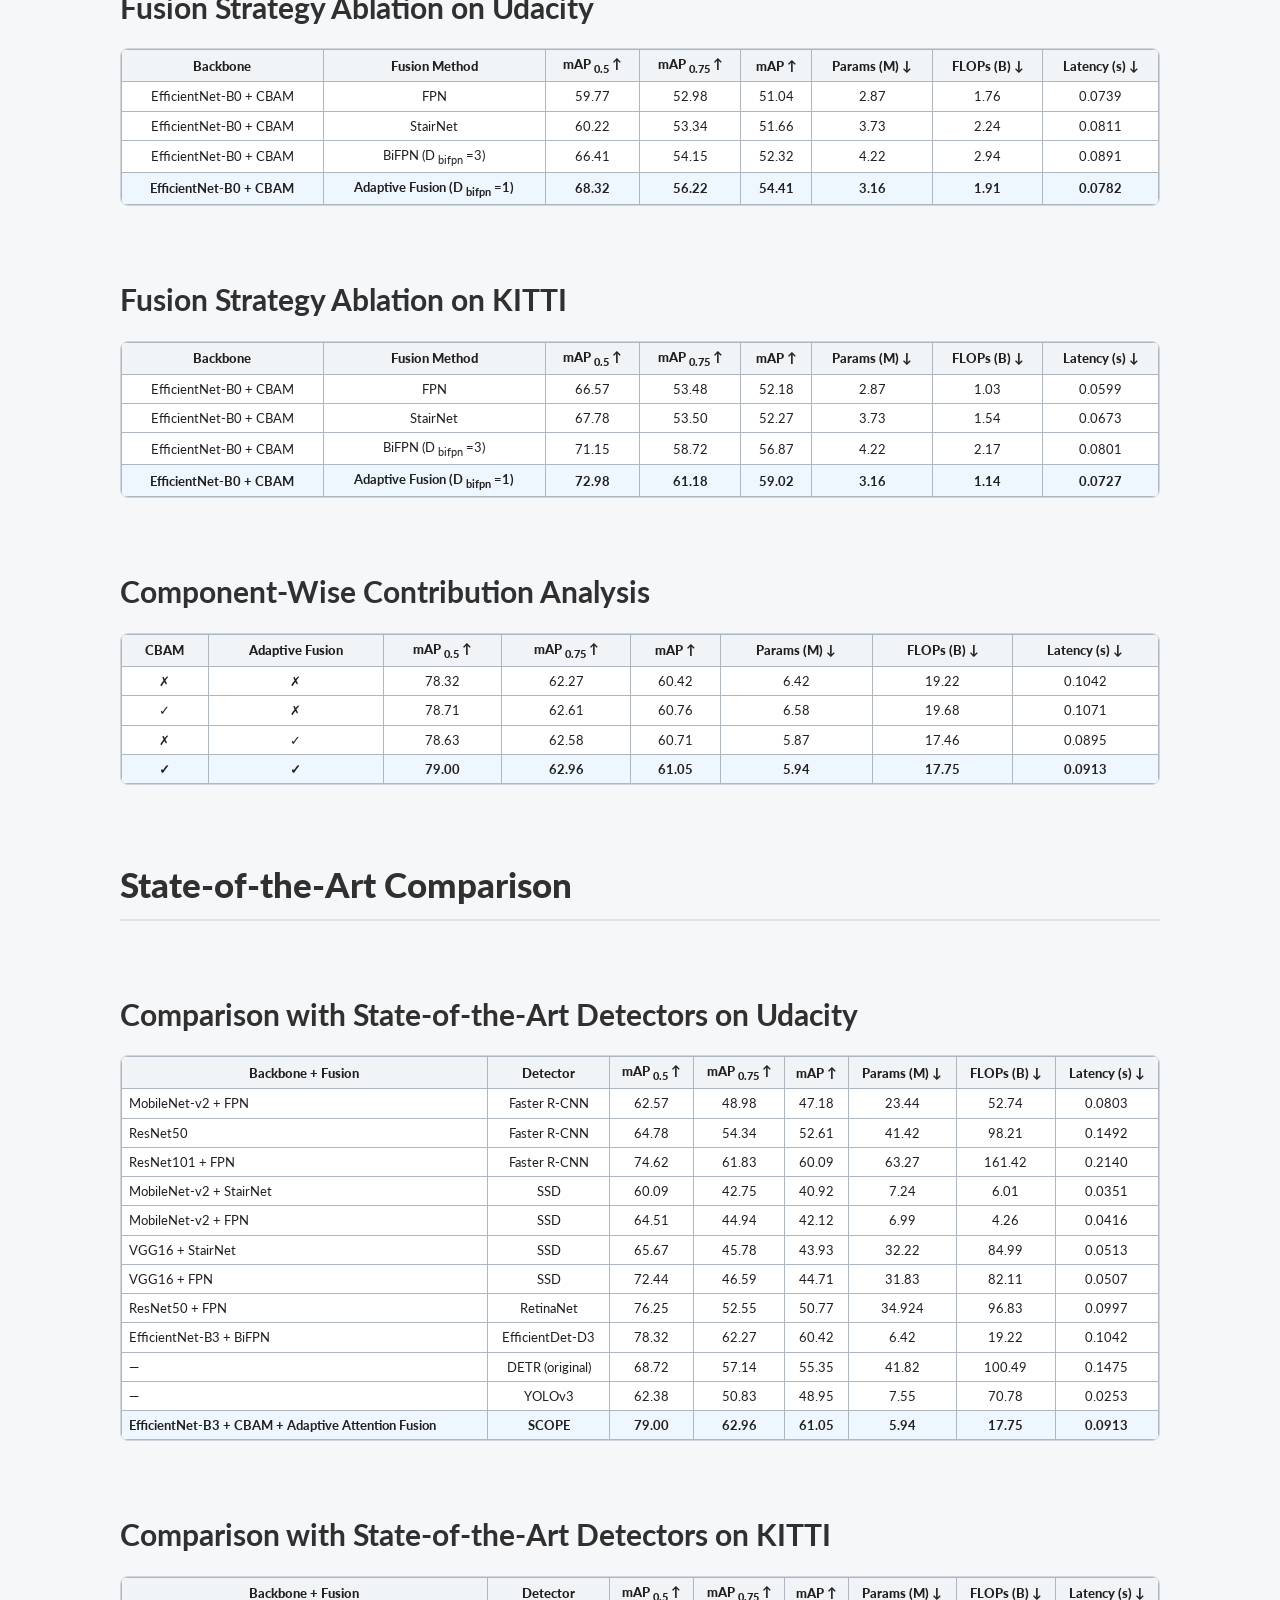
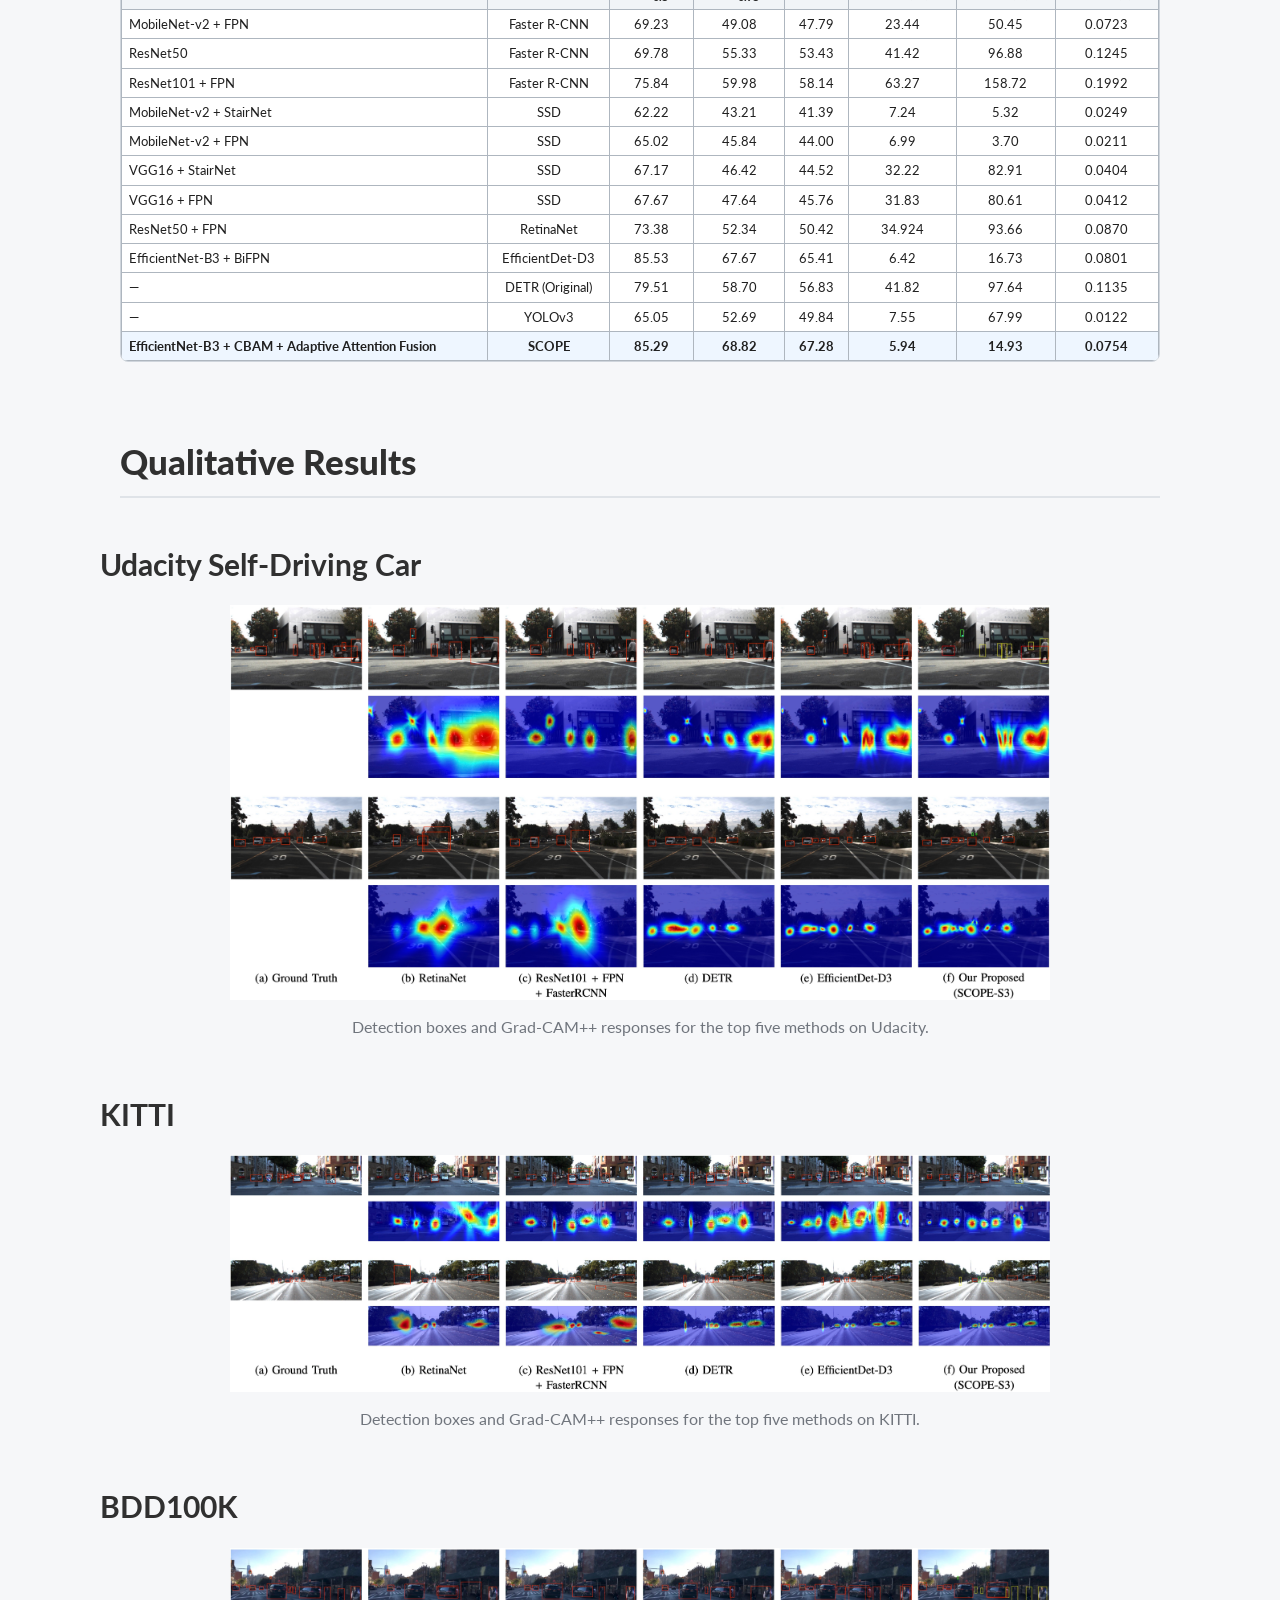
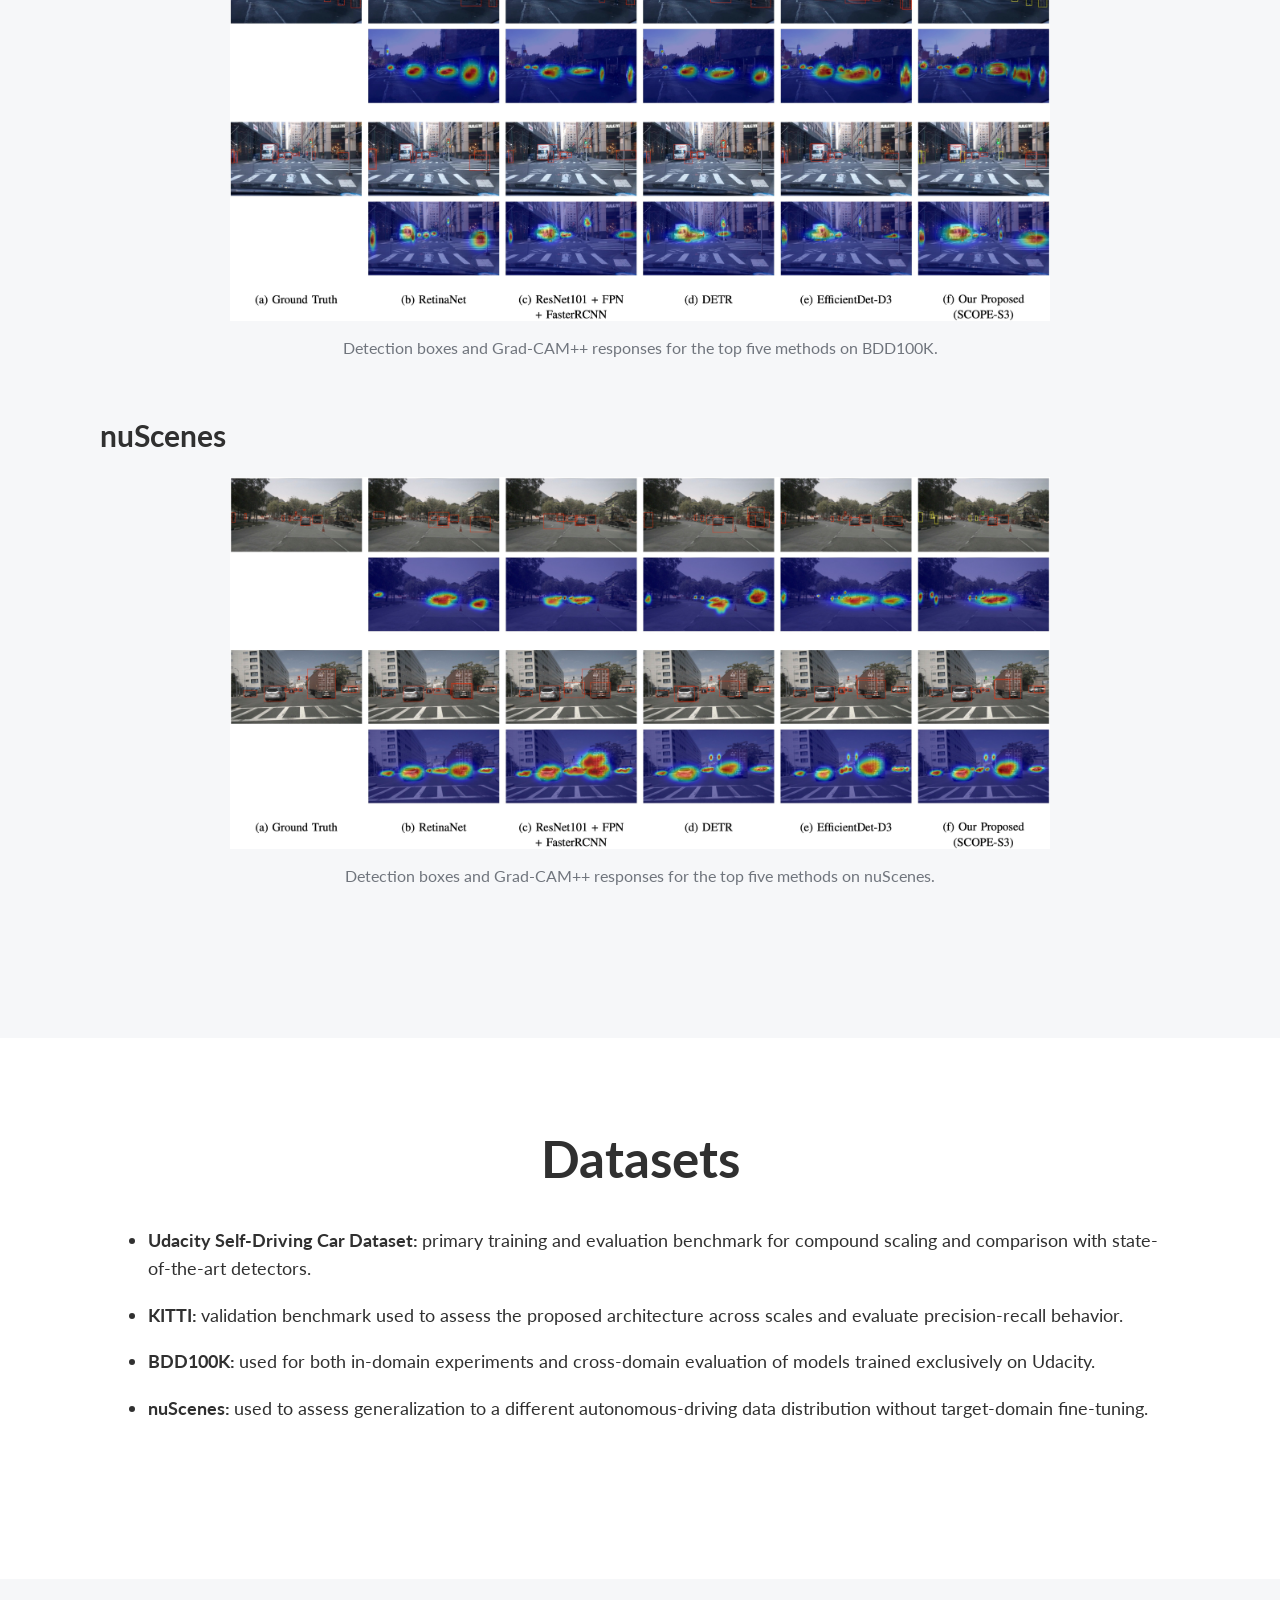
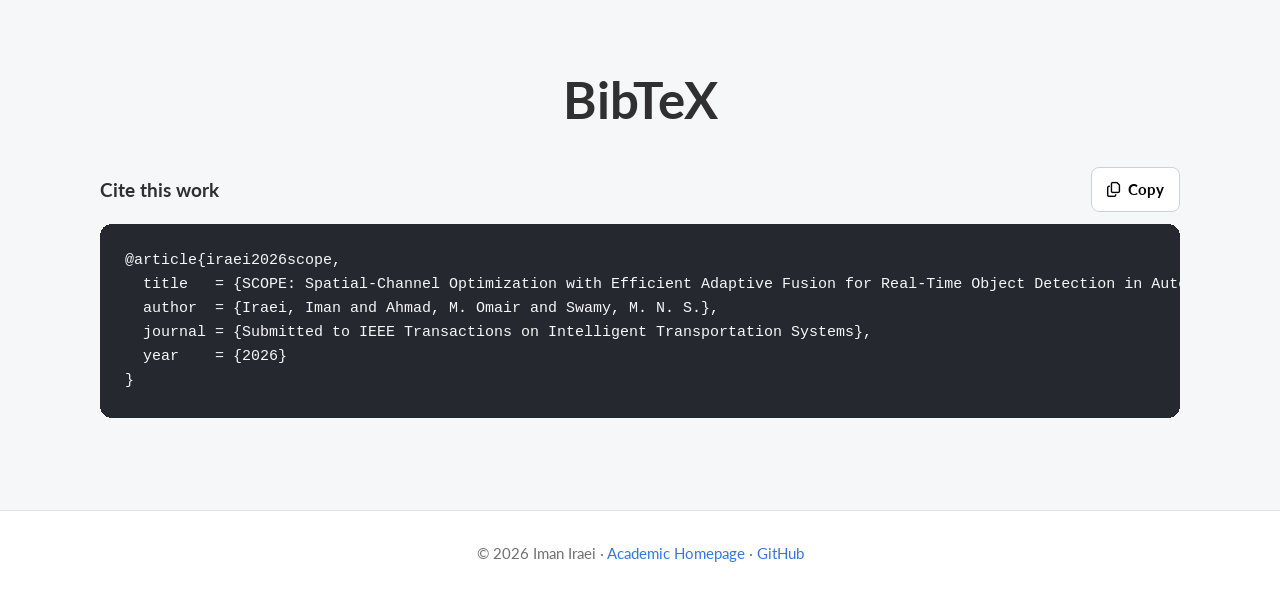
<file: SCOPE/index.html>
<!DOCTYPE html>
<html lang="en">
 <head>
  <meta charset="utf-8"/>
  <meta content="width=device-width, initial-scale=1.0" name="viewport"/>
  <title>
   SCOPE | Iman Iraei
  </title>
  <meta content="SCOPE: Spatial-Channel Optimization with Efficient Adaptive Fusion for Real-Time Object Detection in Autonomous Vehicles." name="description"/>
  <link href="../favicon.png" rel="icon" type="image/png"/>
  <link href="https://fonts.googleapis.com" rel="preconnect"/>
  <link crossorigin="" href="https://fonts.gstatic.com" rel="preconnect"/>
  <link href="https://fonts.googleapis.com/css2?family=Lato:wght@300;400;700;900&amp;display=swap" rel="stylesheet"/>
  <link href="https://cdnjs.cloudflare.com/ajax/libs/font-awesome/6.5.2/css/all.min.css" rel="stylesheet"/>
  <link href="style.css?v=8" rel="stylesheet"/>
 </head>
 <body>
  <header class="hero">
   <div class="hero-inner">
    <a class="back-link" href="../">
     <i class="fa-solid fa-arrow-left">
     </i>
     Iman Iraei
    </a>
    <h1>
     SCOPE: Spatial-Channel Optimization with Efficient Adaptive Fusion for Real-Time Object Detection in Autonomous Vehicles
    </h1>
    <div class="authors" id="project-authors">
     <a class="author-link" href="https://imaniraei.github.io/" rel="noopener" style="color:#3275e8;" target="_blank">
      Iman Iraei
     </a>
     <span>
      &middot;
     </span>
     <a class="author-link senior-author" href="https://www.concordia.ca/faculty/omair-ahmad.html" rel="noopener" style="color:#3275e8;" target="_blank">
      M. Omair Ahmad
      <sup>
       &dagger;
      </sup>
     </a>
     <span>
      &middot;
     </span>
     <a class="author-link senior-author" href="https://www.concordia.ca/faculty/srikanta-swamy.html" rel="noopener" style="color:#3275e8;" target="_blank">
      M. N. S. Swamy
      <sup>
       &dagger;
      </sup>
     </a>
    </div>
    <div class="co-senior-note" style="color:#8a8a8a;">
     &dagger;Co-senior authors
    </div>
    <div class="affiliations">
     <a href="https://www.concordia.ca/ginacody/electrical-computer-eng.html" rel="noopener" target="_blank">
      Department of Electrical and Computer Engineering
     </a>
     <span>
      &middot;
     </span>
     <a href="https://www.concordia.ca/" rel="noopener" target="_blank">
      Concordia University
     </a>
    </div>
    <div class="action-buttons">
     <a class="pill" href="#" rel="noopener" target="_blank">
      <i class="fa-solid fa-file-lines">
      </i>
      <span>
       Paper
      </span>
     </a>
     <a class="pill" href="https://github.com/imaniraei/SCOPE" rel="noopener" target="_blank">
      <i class="fa-brands fa-github">
      </i>
      <span>
       Code
      </span>
     </a>
     <a class="pill" href="#datasets">
      <i class="fa-solid fa-database">
      </i>
      <span>
       Datasets
      </span>
     </a>
     <button class="pill" data-scroll-target="bibtex" type="button">
      <svg aria-hidden="true" class="bibtex-svg" focusable="false" viewbox="0 0 64 64">
       <g fill="none" stroke="#ffffff" stroke-linecap="round" stroke-linejoin="round" stroke-width="4">
        <path d="M17 15 45 8l9 8-9 7-28 7-8-7z">
        </path>
        <path d="M9 23v12l8 7 28-7 9-7V16">
        </path>
        <path d="M17 42v10l9 6 26-7V39l-7-4">
        </path>
       </g>
      </svg>
      <span>
       BibTeX
      </span>
     </button>
    </div>
    <p class="status">
     Under Review at IEEE Transactions on Intelligent Transportation Systems
    </p>
    <a aria-label="Open the IEEE Transactions on Intelligent Transportation Systems website" class="venue-logo" href="https://ieee-itss.org/pub/t-its/" rel="noopener noreferrer" target="_blank" title="IEEE Transactions on Intelligent Transportation Systems">
     <img alt="IEEE Intelligent Transportation Systems Society" src="assets/tits-logo.png"/>
    </a>
   </div>
  </header>
  <main>
   <section class="section">
    <div class="container wide">
     <h2>
      Overview
     </h2>
     <figure class="figure overview-main-figure">
      <img alt="Overview of the SCOPE architecture" src="assets/scope_overview.png"/>
      <figcaption>
       Overall SCOPE framework, combining an EfficientNet backbone enhanced with spatial-channel attention, adaptive multi-scale feature selection and lightweight prediction heads.
      </figcaption>
     </figure>
    </div>
   </section>
   <section class="section alt" id="abstract">
    <div class="container content-wide">
     <h2>
      Abstract
     </h2>
     <p class="abstract-text">
      Reliable object detection is a critical component of perception systems in autonomous driving, where recognizing objects and understanding complex scenes are essential for safety and decision-making. Among existing detectors, EfficientDet offers a promising trade-off between accuracy and efficiency through its compound scaling and Bi-directional Feature Pyramid Network (BiFPN). However, its performance is hindered by three key challenges: (1) loss of fine-grained spatial details due to backbone downsampling, (2) limited contextual awareness resulting from suboptimal feature fusion in BiFPN layers, and (3) increased inference latency caused by stacking multiple BiFPN modules. Unlike conventional BiFPN architectures that rely on static multi-scale fusion, autonomous driving scenes require adaptive feature selection mechanisms capable of handling severe scale variation and real-time latency constraints. To overcome these limitations, we propose SCOPE, a latency-aware adaptive fusion framework designed for real-time autonomous driving perception. SCOPE enhances the EfficientNet backbone through spatial and channel attention refinement within the MBConv blocks, while adaptive channel-wise feature weighting is utilized in a novel efficient attention-guided feature fusion strategy to improve multi-scale representation quality and fusion efficiency. The proposed single-layer adaptive attention fusion method dynamically prioritizes informative multi-scale features while reducing redundant feature propagation and computational overhead. Extensive experiments on multiple autonomous driving datasets demonstrate that SCOPE improves detection accuracy, while simultaneously reducing computational complexity and inference latency, thereby outperforming state-of-the-art object detection methods in terms of both detection performance and computational efficiency.
     </p>
    </div>
   </section>
   <section class="section" id="method">
    <div class="container content-wide">
     <h2>
      Method
     </h2>
     <div class="method-points justified-method">
      <div class="method-item">
       <span class="method-bullet">
        &bull;
       </span>
       <p>
        <strong>
         Spatial-channel feature refinement.
        </strong>
        SCOPE inserts CBAM into selected EfficientNet MBConv blocks so that channel attention first emphasizes informative feature responses and spatial attention then focuses the representation on relevant object regions. This refinement is designed to preserve discriminative details that can otherwise be weakened by repeated downsampling.
       </p>
      </div>
      <div class="method-item">
       <span class="method-bullet">
        &bull;
       </span>
       <p>
        <strong>
         Adaptive attention-guided feature fusion.
        </strong>
        Instead of relying on static scalar fusion weights, the proposed Adaptive Attention BiFPN applies channel-wise gating to multi-scale feature maps. Global context is compressed through pooling and fully connected transformations, producing scale-aware channel weights that dynamically prioritize useful features before fusion.
       </p>
      </div>
      <div class="method-item">
       <span class="method-bullet">
        &bull;
       </span>
       <p>
        <strong>
         Single-layer latency-aware BiFPN.
        </strong>
        While EfficientDet increases BiFPN depth as the model scale grows, SCOPE fixes the fusion depth to one layer across all model variants. The adaptive gating mechanism compensates for the reduced depth, limiting redundant feature propagation and decreasing FLOPs and inference latency.
       </p>
      </div>
      <div class="method-item">
       <span class="method-bullet">
        &bull;
       </span>
       <p>
        <strong>
         Efficient prediction heads.
        </strong>
        The fused pyramid features are shared by lightweight classification and box-regression subnetworks composed of depthwise separable convolutions, enabling accurate multi-scale prediction without introducing a large computational burden.
       </p>
      </div>
      <div class="method-item">
       <span class="method-bullet">
        &bull;
       </span>
       <p>
        <strong>
         Compound model scaling.
        </strong>
        SCOPE follows the EfficientDet scaling philosophy for image resolution, feature width and prediction-head depth, while retaining the proposed attention-enhanced backbone and fixed-depth adaptive fusion design from S0 to S7.
       </p>
      </div>
     </div>
     <div class="method-block">
      <h3>
       MBConv with Spatial-Channel Attention
      </h3>
      <figure class="figure method-figure-small">
       <img alt="MBConv block enhanced with CBAM" src="assets/mbconv_cbam.png"/>
       <figcaption>
        CBAM is integrated into the MBConv pathway to perform sequential channel and spatial refinement.
       </figcaption>
      </figure>
     </div>
     <div class="method-block">
      <h3>
       Adaptive Attention BiFPN
      </h3>
      <figure class="figure method-figure-small">
       <img alt="Adaptive Attention BiFPN" src="assets/adaptive_bifpn.png"/>
       <figcaption>
        Channel-wise attention gating is applied at the feature-fusion nodes to adaptively weight multi-scale representations.
       </figcaption>
      </figure>
     </div>
     <div class="method-block">
      <h3>
       Prediction Head
      </h3>
      <figure class="figure">
       <img alt="SCOPE prediction head" src="assets/prediction_head.jpg"/>
       <figcaption>
        Shared classification and box-regression heads operate on the fused feature pyramid and are optimized through a multi-task objective.
       </figcaption>
      </figure>
     </div>
    </div>
   </section>
   <section class="section alt" id="results">
    <div class="container content-wide">
     <h2>
      Results
     </h2>
     <p class="results-summary">
      Across the compound model scales, SCOPE consistently improves the accuracy&ndash;efficiency trade-off over EfficientDet. The gains are especially pronounced in lightweight models, where spatial-channel refinement recovers discriminative information lost through backbone downsampling, while the adaptive single-layer fusion design reduces redundant computation. At larger scales, the latency and FLOPs savings become increasingly substantial because SCOPE avoids stacking progressively deeper BiFPN modules. The in-domain and cross-domain results on BDD100K and nuScenes further indicate that the proposed feature refinement and adaptive fusion mechanisms remain effective under changes in scene distribution.
     </p>
     <h3 class="result-category-title">
      Quantitative Results
     </h3>
     <div class="result-block">
      <h3>
       Udacity Compound-Scaling Evaluation
      </h3>
      <div class="table-wrap">
       <table class="results-table dense-table">
        <thead>
         <tr>
          <th rowspan="2">
           Scale
           <br/>
           <span class="math">
            &phi;
           </span>
          </th>
          <th rowspan="2">
           Input Resolution
          </th>
          <th rowspan="2">
           Model
          </th>
          <th colspan="2">
           BiFPN / Adaptive Fusion
          </th>
          <th rowspan="2">
           Box/Class
           <br/>
           #layers
          </th>
          <th colspan="3">
           Detection Accuracy
          </th>
          <th rowspan="2">
           Params (M) &darr;
          </th>
          <th rowspan="2">
           FLOPs (B) &darr;
          </th>
          <th rowspan="2">
           Latency (s) &darr;
          </th>
         </tr>
         <tr>
          <th>
           #channels
          </th>
          <th>
           #layers
          </th>
          <th>
           mAP
           <sub>
            0.5
           </sub>
           &uarr;
          </th>
          <th>
           mAP
           <sub>
            0.75
           </sub>
           &uarr;
          </th>
          <th>
           mAP &uarr;
          </th>
         </tr>
        </thead>
        <tbody>
         <tr>
          <td rowspan="2">
           0
          </td>
          <td rowspan="2">
           512
          </td>
          <td>
           EfficientDet-D0
          </td>
          <td rowspan="2">
           64
          </td>
          <td>
           3
          </td>
          <td rowspan="2">
           3
          </td>
          <td>
           66.41
          </td>
          <td>
           54.15
          </td>
          <td>
           52.32
          </td>
          <td>
           3.94
          </td>
          <td>
           2.55
          </td>
          <td>
           0.0810
          </td>
         </tr>
         <tr class="ours">
          <td>
           SCOPE-S0
          </td>
          <td>
           1
          </td>
          <td>
           68.32
          </td>
          <td>
           56.22
          </td>
          <td>
           54.41
          </td>
          <td>
           3.16
          </td>
          <td>
           1.91
          </td>
          <td>
           0.0782
          </td>
         </tr>
         <tr>
          <td rowspan="2">
           1
          </td>
          <td rowspan="2">
           640
          </td>
          <td>
           EfficientDet-D1
          </td>
          <td rowspan="2">
           88
          </td>
          <td>
           4
          </td>
          <td rowspan="2">
           3
          </td>
          <td>
           72.15
          </td>
          <td>
           58.09
          </td>
          <td>
           56.19
          </td>
          <td>
           4.31
          </td>
          <td>
           4.88
          </td>
          <td>
           0.0868
          </td>
         </tr>
         <tr class="ours">
          <td>
           SCOPE-S1
          </td>
          <td>
           1
          </td>
          <td>
           73.60
          </td>
          <td>
           59.59
          </td>
          <td>
           57.78
          </td>
          <td>
           3.57
          </td>
          <td>
           4.12
          </td>
          <td>
           0.0813
          </td>
         </tr>
         <tr>
          <td rowspan="2">
           2
          </td>
          <td rowspan="2">
           768
          </td>
          <td>
           EfficientDet-D2
          </td>
          <td rowspan="2">
           112
          </td>
          <td>
           5
          </td>
          <td rowspan="2">
           3
          </td>
          <td>
           75.88
          </td>
          <td>
           60.62
          </td>
          <td>
           58.65
          </td>
          <td>
           4.98
          </td>
          <td>
           9.61
          </td>
          <td>
           0.0943
          </td>
         </tr>
         <tr class="ours">
          <td>
           SCOPE-S2
          </td>
          <td>
           1
          </td>
          <td>
           76.86
          </td>
          <td>
           61.62
          </td>
          <td>
           59.89
          </td>
          <td>
           4.29
          </td>
          <td>
           8.62
          </td>
          <td>
           0.0856
          </td>
         </tr>
         <tr>
          <td rowspan="2">
           3
          </td>
          <td rowspan="2">
           896
          </td>
          <td>
           EfficientDet-D3
          </td>
          <td rowspan="2">
           160
          </td>
          <td>
           6
          </td>
          <td rowspan="2">
           4
          </td>
          <td>
           78.32
          </td>
          <td>
           62.27
          </td>
          <td>
           60.42
          </td>
          <td>
           6.42
          </td>
          <td>
           19.22
          </td>
          <td>
           0.1042
          </td>
         </tr>
         <tr class="ours">
          <td>
           SCOPE-S3
          </td>
          <td>
           1
          </td>
          <td>
           79.00
          </td>
          <td>
           62.96
          </td>
          <td>
           61.05
          </td>
          <td>
           5.94
          </td>
          <td>
           17.75
          </td>
          <td>
           0.0913
          </td>
         </tr>
         <tr>
          <td rowspan="2">
           4
          </td>
          <td rowspan="2">
           1024
          </td>
          <td>
           EfficientDet-D4
          </td>
          <td rowspan="2">
           224
          </td>
          <td>
           7
          </td>
          <td rowspan="2">
           4
          </td>
          <td>
           79.91
          </td>
          <td>
           63.33
          </td>
          <td>
           61.45
          </td>
          <td>
           9.25
          </td>
          <td>
           38.72
          </td>
          <td>
           0.1171
          </td>
         </tr>
         <tr class="ours">
          <td>
           SCOPE-S4
          </td>
          <td>
           1
          </td>
          <td>
           80.41
          </td>
          <td>
           63.83
          </td>
          <td>
           62.01
          </td>
          <td>
           8.96
          </td>
          <td>
           36.27
          </td>
          <td>
           0.0987
          </td>
         </tr>
         <tr>
          <td rowspan="2">
           5
          </td>
          <td rowspan="2">
           1280
          </td>
          <td>
           EfficientDet-D5
          </td>
          <td rowspan="2">
           288
          </td>
          <td>
           7
          </td>
          <td rowspan="2">
           4
          </td>
          <td>
           80.95
          </td>
          <td>
           63.99
          </td>
          <td>
           62.11
          </td>
          <td>
           16.71
          </td>
          <td>
           88.30
          </td>
          <td>
           0.1340
          </td>
         </tr>
         <tr class="ours">
          <td>
           SCOPE-S5
          </td>
          <td>
           1
          </td>
          <td>
           81.14
          </td>
          <td>
           64.19
          </td>
          <td>
           62.49
          </td>
          <td>
           16.62
          </td>
          <td>
           81.89
          </td>
          <td>
           0.1081
          </td>
         </tr>
         <tr>
          <td rowspan="2">
           6
          </td>
          <td rowspan="2">
           1280
          </td>
          <td>
           EfficientDet-D6
          </td>
          <td rowspan="2">
           384
          </td>
          <td>
           8
          </td>
          <td rowspan="2">
           5
          </td>
          <td>
           81.62
          </td>
          <td>
           64.41
          </td>
          <td>
           62.66
          </td>
          <td>
           29.86
          </td>
          <td>
           178.67
          </td>
          <td>
           0.1661
          </td>
         </tr>
         <tr class="ours">
          <td>
           SCOPE-S6
          </td>
          <td>
           1
          </td>
          <td>
           81.68
          </td>
          <td>
           64.47
          </td>
          <td>
           62.71
          </td>
          <td>
           27.44
          </td>
          <td>
           145.24
          </td>
          <td>
           0.1217
          </td>
         </tr>
         <tr>
          <td rowspan="2">
           7
          </td>
          <td rowspan="2">
           1536
          </td>
          <td>
           EfficientDet-D7
          </td>
          <td rowspan="2">
           384
          </td>
          <td>
           8
          </td>
          <td rowspan="2">
           5
          </td>
          <td>
           82.04
          </td>
          <td>
           64.78
          </td>
          <td>
           63.09
          </td>
          <td>
           51.11
          </td>
          <td>
           321.82
          </td>
          <td>
           0.1850
          </td>
         </tr>
         <tr class="ours">
          <td>
           SCOPE-S7
          </td>
          <td>
           1
          </td>
          <td>
           81.97
          </td>
          <td>
           64.68
          </td>
          <td>
           62.98
          </td>
          <td>
           46.51
          </td>
          <td>
           258.25
          </td>
          <td>
           0.1382
          </td>
         </tr>
        </tbody>
       </table>
      </div>
      <div class="figure-grid two-col">
       <figure class="figure compact">
        <img alt="Udacity accuracy versus FLOPs and latency" src="assets/curve_udacity.png"/>
       </figure>
       <figure class="figure compact">
        <img alt="Relative improvements on Udacity" src="assets/improvement_udacity.png"/>
       </figure>
      </div>
     </div>
     <div class="result-block">
      <h3>
       KITTI Compound-Scaling Evaluation
      </h3>
      <div class="table-wrap">
       <table class="results-table dense-table">
        <thead>
         <tr>
          <th rowspan="2">
           Scale
           <br/>
           <span class="math">
            &phi;
           </span>
          </th>
          <th rowspan="2">
           Input Resolution
          </th>
          <th rowspan="2">
           Model
          </th>
          <th colspan="2">
           BiFPN / Adaptive Fusion
          </th>
          <th rowspan="2">
           Box/Class
           <br/>
           #layers
          </th>
          <th colspan="3">
           Detection Accuracy
          </th>
          <th rowspan="2">
           Params (M) &darr;
          </th>
          <th rowspan="2">
           FLOPs (B) &darr;
          </th>
          <th rowspan="2">
           Latency (s) &darr;
          </th>
         </tr>
         <tr>
          <th>
           #channels
          </th>
          <th>
           #layers
          </th>
          <th>
           mAP
           <sub>
            0.5
           </sub>
           &uarr;
          </th>
          <th>
           mAP
           <sub>
            0.75
           </sub>
           &uarr;
          </th>
          <th>
           mAP &uarr;
          </th>
         </tr>
        </thead>
        <tbody>
         <tr>
          <td rowspan="2">
           0
          </td>
          <td rowspan="2">
           512
          </td>
          <td>
           EfficientDet-D0
          </td>
          <td rowspan="2">
           64
          </td>
          <td>
           3
          </td>
          <td rowspan="2">
           3
          </td>
          <td>
           71.32
          </td>
          <td>
           59.09
          </td>
          <td>
           57.23
          </td>
          <td>
           3.94
          </td>
          <td>
           1.67
          </td>
          <td>
           0.0718
          </td>
         </tr>
         <tr class="ours">
          <td>
           SCOPE-S0
          </td>
          <td>
           1
          </td>
          <td>
           73.12
          </td>
          <td>
           62.53
          </td>
          <td>
           60.31
          </td>
          <td>
           3.16
          </td>
          <td>
           1.21
          </td>
          <td>
           0.0691
          </td>
         </tr>
         <tr>
          <td rowspan="2">
           1
          </td>
          <td rowspan="2">
           640
          </td>
          <td>
           EfficientDet-D1
          </td>
          <td rowspan="2">
           88
          </td>
          <td>
           4
          </td>
          <td rowspan="2">
           3
          </td>
          <td>
           77.23
          </td>
          <td>
           64.07
          </td>
          <td>
           61.17
          </td>
          <td>
           4.31
          </td>
          <td>
           3.57
          </td>
          <td>
           0.0776
          </td>
         </tr>
         <tr class="ours">
          <td>
           SCOPE-S1
          </td>
          <td>
           1
          </td>
          <td>
           79.55
          </td>
          <td>
           65.46
          </td>
          <td>
           63.83
          </td>
          <td>
           3.57
          </td>
          <td>
           2.81
          </td>
          <td>
           0.0724
          </td>
         </tr>
         <tr>
          <td rowspan="2">
           2
          </td>
          <td rowspan="2">
           768
          </td>
          <td>
           EfficientDet-D2
          </td>
          <td rowspan="2">
           112
          </td>
          <td>
           5
          </td>
          <td rowspan="2">
           3
          </td>
          <td>
           80.59
          </td>
          <td>
           66.68
          </td>
          <td>
           63.62
          </td>
          <td>
           4.98
          </td>
          <td>
           7.30
          </td>
          <td>
           0.0852
          </td>
         </tr>
         <tr class="ours">
          <td>
           SCOPE-S2
          </td>
          <td>
           1
          </td>
          <td>
           82.81
          </td>
          <td>
           67.71
          </td>
          <td>
           65.90
          </td>
          <td>
           4.29
          </td>
          <td>
           6.35
          </td>
          <td>
           0.0768
          </td>
         </tr>
         <tr>
          <td rowspan="2">
           3
          </td>
          <td rowspan="2">
           896
          </td>
          <td>
           EfficientDet-D3
          </td>
          <td rowspan="2">
           160
          </td>
          <td>
           6
          </td>
          <td rowspan="2">
           4
          </td>
          <td>
           83.53
          </td>
          <td>
           67.67
          </td>
          <td>
           65.41
          </td>
          <td>
           6.42
          </td>
          <td>
           17.89
          </td>
          <td>
           0.0951
          </td>
         </tr>
         <tr class="ours">
          <td>
           SCOPE-S3
          </td>
          <td>
           1
          </td>
          <td>
           85.29
          </td>
          <td>
           68.82
          </td>
          <td>
           67.28
          </td>
          <td>
           5.94
          </td>
          <td>
           15.44
          </td>
          <td>
           0.0825
          </td>
         </tr>
         <tr>
          <td rowspan="2">
           4
          </td>
          <td rowspan="2">
           1024
          </td>
          <td>
           EfficientDet-D4
          </td>
          <td rowspan="2">
           224
          </td>
          <td>
           7
          </td>
          <td rowspan="2">
           4
          </td>
          <td>
           84.80
          </td>
          <td>
           68.35
          </td>
          <td>
           66.32
          </td>
          <td>
           9.25
          </td>
          <td>
           36.41
          </td>
          <td>
           0.1081
          </td>
         </tr>
         <tr class="ours">
          <td>
           SCOPE-S4
          </td>
          <td>
           1
          </td>
          <td>
           86.53
          </td>
          <td>
           69.81
          </td>
          <td>
           68.10
          </td>
          <td>
           8.96
          </td>
          <td>
           34.00
          </td>
          <td>
           0.0899
          </td>
         </tr>
         <tr>
          <td rowspan="2">
           5
          </td>
          <td rowspan="2">
           1280
          </td>
          <td>
           EfficientDet-D5
          </td>
          <td rowspan="2">
           288
          </td>
          <td>
           7
          </td>
          <td rowspan="2">
           4
          </td>
          <td>
           85.83
          </td>
          <td>
           69.82
          </td>
          <td>
           67.21
          </td>
          <td>
           16.71
          </td>
          <td>
           86.01
          </td>
          <td>
           0.1251
          </td>
         </tr>
         <tr class="ours">
          <td>
           SCOPE-S5
          </td>
          <td>
           1
          </td>
          <td>
           87.21
          </td>
          <td>
           70.17
          </td>
          <td>
           68.51
          </td>
          <td>
           16.62
          </td>
          <td>
           79.56
          </td>
          <td>
           0.0997
          </td>
         </tr>
         <tr>
          <td rowspan="2">
           6
          </td>
          <td rowspan="2">
           1280
          </td>
          <td>
           EfficientDet-D6
          </td>
          <td rowspan="2">
           384
          </td>
          <td>
           8
          </td>
          <td rowspan="2">
           5
          </td>
          <td>
           86.42
          </td>
          <td>
           69.38
          </td>
          <td>
           67.57
          </td>
          <td>
           29.86
          </td>
          <td>
           176.37
          </td>
          <td>
           0.1474
          </td>
         </tr>
         <tr class="ours">
          <td>
           SCOPE-S6
          </td>
          <td>
           1
          </td>
          <td>
           87.65
          </td>
          <td>
           70.44
          </td>
          <td>
           68.67
          </td>
          <td>
           27.44
          </td>
          <td>
           143.96
          </td>
          <td>
           0.1125
          </td>
         </tr>
         <tr>
          <td rowspan="2">
           7
          </td>
          <td rowspan="2">
           1536
          </td>
          <td>
           EfficientDet-D7
          </td>
          <td rowspan="2">
           384
          </td>
          <td>
           8
          </td>
          <td rowspan="2">
           5
          </td>
          <td>
           87.42
          </td>
          <td>
           69.81
          </td>
          <td>
           67.91
          </td>
          <td>
           51.11
          </td>
          <td>
           319.51
          </td>
          <td>
           0.1765
          </td>
         </tr>
         <tr class="ours">
          <td>
           SCOPE-S7
          </td>
          <td>
           1
          </td>
          <td>
           88.16
          </td>
          <td>
           70.65
          </td>
          <td>
           68.84
          </td>
          <td>
           46.51
          </td>
          <td>
           256.93
          </td>
          <td>
           0.1292
          </td>
         </tr>
        </tbody>
       </table>
      </div>
      <div class="figure-grid two-col">
       <figure class="figure compact">
        <img alt="KITTI accuracy versus FLOPs and latency" src="assets/curve_kitti.png"/>
       </figure>
       <figure class="figure compact">
        <img alt="Relative improvements on KITTI" src="assets/improvement_kitti.png"/>
       </figure>
      </div>
     </div>
     <div class="result-block">
      <h3>
       Precision-Recall Analysis
      </h3>
      <figure class="figure medium-figure">
       <img alt="Precision-recall curves" src="assets/precision_recall.png"/>
      </figure>
     </div>
     <div class="result-block">
      <h3>
       In-Domain Evaluation on BDD100K and nuScenes
      </h3>
      <div class="table-wrap">
       <table class="results-table">
        <thead>
         <tr>
          <th>
           Dataset
          </th>
          <th>
           Scale
          </th>
          <th>
           Model
          </th>
          <th>
           mAP
           <sub>
            0.5
           </sub>
           &uarr;
          </th>
          <th>
           mAP
           <sub>
            0.75
           </sub>
           &uarr;
          </th>
          <th>
           mAP &uarr;
          </th>
          <th>
           Params (M) &darr;
          </th>
          <th>
           FLOPs (B) &darr;
          </th>
          <th>
           Latency (s) &darr;
          </th>
         </tr>
        </thead>
        <tbody>
         <tr>
          <td rowspan="6">
           <strong>
            BDD100K
           </strong>
          </td>
          <td rowspan="2">
           0
          </td>
          <td>
           EfficientDet-D0
          </td>
          <td>
           63.88
          </td>
          <td>
           50.94
          </td>
          <td>
           49.03
          </td>
          <td>
           3.94
          </td>
          <td>
           2.21
          </td>
          <td>
           0.0802
          </td>
         </tr>
         <tr class="ours">
          <td>
           SCOPE-S0
          </td>
          <td>
           65.91
          </td>
          <td>
           53.02
          </td>
          <td>
           51.27
          </td>
          <td>
           3.16
          </td>
          <td>
           1.78
          </td>
          <td>
           0.0749
          </td>
         </tr>
         <tr>
          <td rowspan="2">
           3
          </td>
          <td>
           EfficientDet-D3
          </td>
          <td>
           75.96
          </td>
          <td>
           60.31
          </td>
          <td>
           58.44
          </td>
          <td>
           6.42
          </td>
          <td>
           18.62
          </td>
          <td>
           0.1036
          </td>
         </tr>
         <tr class="ours">
          <td>
           SCOPE-S3
          </td>
          <td>
           77.84
          </td>
          <td>
           62.17
          </td>
          <td>
           60.65
          </td>
          <td>
           5.94
          </td>
          <td>
           17.14
          </td>
          <td>
           0.0905
          </td>
         </tr>
         <tr>
          <td rowspan="2">
           5
          </td>
          <td>
           EfficientDet-D5
          </td>
          <td>
           79.44
          </td>
          <td>
           62.52
          </td>
          <td>
           60.83
          </td>
          <td>
           16.71
          </td>
          <td>
           87.93
          </td>
          <td>
           0.1322
          </td>
         </tr>
         <tr class="ours">
          <td>
           SCOPE-S5
          </td>
          <td>
           80.21
          </td>
          <td>
           63.40
          </td>
          <td>
           61.96
          </td>
          <td>
           16.62
          </td>
          <td>
           81.34
          </td>
          <td>
           0.1061
          </td>
         </tr>
         <tr>
          <td rowspan="6">
           <strong>
            nuScenes
           </strong>
          </td>
          <td rowspan="2">
           0
          </td>
          <td>
           EfficientDet-D0
          </td>
          <td>
           61.75
          </td>
          <td>
           48.86
          </td>
          <td>
           46.71
          </td>
          <td>
           3.94
          </td>
          <td>
           1.86
          </td>
          <td>
           0.0753
          </td>
         </tr>
         <tr class="ours">
          <td>
           SCOPE-S0
          </td>
          <td>
           63.67
          </td>
          <td>
           50.95
          </td>
          <td>
           48.92
          </td>
          <td>
           3.16
          </td>
          <td>
           1.46
          </td>
          <td>
           0.0710
          </td>
         </tr>
         <tr>
          <td rowspan="2">
           3
          </td>
          <td>
           EfficientDet-D3
          </td>
          <td>
           73.48
          </td>
          <td>
           58.77
          </td>
          <td>
           56.64
          </td>
          <td>
           6.42
          </td>
          <td>
           18.48
          </td>
          <td>
           0.0995
          </td>
         </tr>
         <tr class="ours">
          <td>
           SCOPE-S3
          </td>
          <td>
           75.36
          </td>
          <td>
           60.58
          </td>
          <td>
           58.73
          </td>
          <td>
           5.94
          </td>
          <td>
           17.02
          </td>
          <td>
           0.0889
          </td>
         </tr>
         <tr>
          <td rowspan="2">
           5
          </td>
          <td>
           EfficientDet-D5
          </td>
          <td>
           77.81
          </td>
          <td>
           61.39
          </td>
          <td>
           59.62
          </td>
          <td>
           16.71
          </td>
          <td>
           86.64
          </td>
          <td>
           0.1298
          </td>
         </tr>
         <tr class="ours">
          <td>
           SCOPE-S5
          </td>
          <td>
           78.54
          </td>
          <td>
           62.15
          </td>
          <td>
           60.48
          </td>
          <td>
           16.62
          </td>
          <td>
           80.11
          </td>
          <td>
           0.1027
          </td>
         </tr>
        </tbody>
       </table>
      </div>
     </div>
     <div class="result-block">
      <h3>
       Cross-Domain Generalization
      </h3>
      <div class="table-wrap">
       <table class="results-table">
        <thead>
         <tr>
          <th>
           Testing Dataset
          </th>
          <th>
           Scale
          </th>
          <th>
           Model
          </th>
          <th>
           mAP
           <sub>
            0.5
           </sub>
           &uarr;
          </th>
          <th>
           mAP
           <sub>
            0.75
           </sub>
           &uarr;
          </th>
          <th>
           mAP &uarr;
          </th>
          <th>
           Params (M) &darr;
          </th>
          <th>
           FLOPs (B) &darr;
          </th>
          <th>
           Latency (s) &darr;
          </th>
         </tr>
        </thead>
        <tbody>
         <tr>
          <td rowspan="6">
           <strong>
            BDD100K
           </strong>
          </td>
          <td rowspan="2">
           0
          </td>
          <td>
           EfficientDet-D0
          </td>
          <td>
           54.91
          </td>
          <td>
           41.26
          </td>
          <td>
           39.14
          </td>
          <td>
           3.94
          </td>
          <td>
           2.24
          </td>
          <td>
           0.0817
          </td>
         </tr>
         <tr class="ours">
          <td>
           SCOPE-S0
          </td>
          <td>
           57.02
          </td>
          <td>
           43.08
          </td>
          <td>
           41.35
          </td>
          <td>
           3.16
          </td>
          <td>
           1.81
          </td>
          <td>
           0.0756
          </td>
         </tr>
         <tr>
          <td rowspan="2">
           3
          </td>
          <td>
           EfficientDet-D3
          </td>
          <td>
           61.25
          </td>
          <td>
           46.92
          </td>
          <td>
           44.84
          </td>
          <td>
           6.42
          </td>
          <td>
           18.64
          </td>
          <td>
           0.1036
          </td>
         </tr>
         <tr class="ours">
          <td>
           SCOPE-S3
          </td>
          <td>
           63.61
          </td>
          <td>
           48.84
          </td>
          <td>
           47.06
          </td>
          <td>
           5.94
          </td>
          <td>
           17.17
          </td>
          <td>
           0.0913
          </td>
         </tr>
         <tr>
          <td rowspan="2">
           5
          </td>
          <td>
           EfficientDet-D5
          </td>
          <td>
           65.38
          </td>
          <td>
           49.87
          </td>
          <td>
           47.66
          </td>
          <td>
           16.71
          </td>
          <td>
           88.12
          </td>
          <td>
           0.1337
          </td>
         </tr>
         <tr class="ours">
          <td>
           SCOPE-S5
          </td>
          <td>
           66.84
          </td>
          <td>
           51.02
          </td>
          <td>
           49.18
          </td>
          <td>
           16.62
          </td>
          <td>
           81.58
          </td>
          <td>
           0.1079
          </td>
         </tr>
         <tr>
          <td rowspan="6">
           <strong>
            nuScenes
           </strong>
          </td>
          <td rowspan="2">
           0
          </td>
          <td>
           EfficientDet-D0
          </td>
          <td>
           52.74
          </td>
          <td>
           39.18
          </td>
          <td>
           36.91
          </td>
          <td>
           3.94
          </td>
          <td>
           1.92
          </td>
          <td>
           0.0768
          </td>
         </tr>
         <tr class="ours">
          <td>
           SCOPE-S0
          </td>
          <td>
           54.62
          </td>
          <td>
           40.95
          </td>
          <td>
           38.88
          </td>
          <td>
           3.16
          </td>
          <td>
           1.49
          </td>
          <td>
           0.0719
          </td>
         </tr>
         <tr>
          <td rowspan="2">
           3
          </td>
          <td>
           EfficientDet-D3
          </td>
          <td>
           59.84
          </td>
          <td>
           44.71
          </td>
          <td>
           42.67
          </td>
          <td>
           6.42
          </td>
          <td>
           18.53
          </td>
          <td>
           0.1029
          </td>
         </tr>
         <tr class="ours">
          <td>
           SCOPE-S3
          </td>
          <td>
           62.02
          </td>
          <td>
           46.39
          </td>
          <td>
           44.81
          </td>
          <td>
           5.94
          </td>
          <td>
           17.08
          </td>
          <td>
           0.0907
          </td>
         </tr>
         <tr>
          <td rowspan="2">
           5
          </td>
          <td>
           EfficientDet-D5
          </td>
          <td>
           63.11
          </td>
          <td>
           47.08
          </td>
          <td>
           44.93
          </td>
          <td>
           16.71
          </td>
          <td>
           86.83
          </td>
          <td>
           0.1308
          </td>
         </tr>
         <tr class="ours">
          <td>
           SCOPE-S5
          </td>
          <td>
           64.36
          </td>
          <td>
           48.11
          </td>
          <td>
           46.27
          </td>
          <td>
           16.62
          </td>
          <td>
           80.29
          </td>
          <td>
           0.1041
          </td>
         </tr>
        </tbody>
       </table>
      </div>
     </div>
     <h3 class="result-category-title">
      Ablation Studies
     </h3>
     <div class="result-block">
      <h3>
       Fusion Strategy Ablation on Udacity
      </h3>
      <div class="table-wrap">
       <table class="results-table">
        <thead>
         <tr>
          <th>
           Backbone
          </th>
          <th>
           Fusion Method
          </th>
          <th>
           mAP
           <sub>
            0.5
           </sub>
           &uarr;
          </th>
          <th>
           mAP
           <sub>
            0.75
           </sub>
           &uarr;
          </th>
          <th>
           mAP &uarr;
          </th>
          <th>
           Params (M) &darr;
          </th>
          <th>
           FLOPs (B) &darr;
          </th>
          <th>
           Latency (s) &darr;
          </th>
         </tr>
        </thead>
        <tbody>
         <tr>
          <td>
           EfficientNet-B0 + CBAM
          </td>
          <td>
           FPN
          </td>
          <td>
           59.77
          </td>
          <td>
           52.98
          </td>
          <td>
           51.04
          </td>
          <td>
           2.87
          </td>
          <td>
           1.76
          </td>
          <td>
           0.0739
          </td>
         </tr>
         <tr>
          <td>
           EfficientNet-B0 + CBAM
          </td>
          <td>
           StairNet
          </td>
          <td>
           60.22
          </td>
          <td>
           53.34
          </td>
          <td>
           51.66
          </td>
          <td>
           3.73
          </td>
          <td>
           2.24
          </td>
          <td>
           0.0811
          </td>
         </tr>
         <tr>
          <td>
           EfficientNet-B0 + CBAM
          </td>
          <td>
           BiFPN (D
           <sub>
            bifpn
           </sub>
           =3)
          </td>
          <td>
           66.41
          </td>
          <td>
           54.15
          </td>
          <td>
           52.32
          </td>
          <td>
           4.22
          </td>
          <td>
           2.94
          </td>
          <td>
           0.0891
          </td>
         </tr>
         <tr class="ours">
          <td>
           EfficientNet-B0 + CBAM
          </td>
          <td>
           Adaptive Fusion (D
           <sub>
            bifpn
           </sub>
           =1)
          </td>
          <td>
           68.32
          </td>
          <td>
           56.22
          </td>
          <td>
           54.41
          </td>
          <td>
           3.16
          </td>
          <td>
           1.91
          </td>
          <td>
           0.0782
          </td>
         </tr>
        </tbody>
       </table>
      </div>
     </div>
     <div class="result-block">
      <h3>
       Fusion Strategy Ablation on KITTI
      </h3>
      <div class="table-wrap">
       <table class="results-table">
        <thead>
         <tr>
          <th>
           Backbone
          </th>
          <th>
           Fusion Method
          </th>
          <th>
           mAP
           <sub>
            0.5
           </sub>
           &uarr;
          </th>
          <th>
           mAP
           <sub>
            0.75
           </sub>
           &uarr;
          </th>
          <th>
           mAP &uarr;
          </th>
          <th>
           Params (M) &darr;
          </th>
          <th>
           FLOPs (B) &darr;
          </th>
          <th>
           Latency (s) &darr;
          </th>
         </tr>
        </thead>
        <tbody>
         <tr>
          <td>
           EfficientNet-B0 + CBAM
          </td>
          <td>
           FPN
          </td>
          <td>
           66.57
          </td>
          <td>
           53.48
          </td>
          <td>
           52.18
          </td>
          <td>
           2.87
          </td>
          <td>
           1.03
          </td>
          <td>
           0.0599
          </td>
         </tr>
         <tr>
          <td>
           EfficientNet-B0 + CBAM
          </td>
          <td>
           StairNet
          </td>
          <td>
           67.78
          </td>
          <td>
           53.50
          </td>
          <td>
           52.27
          </td>
          <td>
           3.73
          </td>
          <td>
           1.54
          </td>
          <td>
           0.0673
          </td>
         </tr>
         <tr>
          <td>
           EfficientNet-B0 + CBAM
          </td>
          <td>
           BiFPN (D
           <sub>
            bifpn
           </sub>
           =3)
          </td>
          <td>
           71.15
          </td>
          <td>
           58.72
          </td>
          <td>
           56.87
          </td>
          <td>
           4.22
          </td>
          <td>
           2.17
          </td>
          <td>
           0.0801
          </td>
         </tr>
         <tr class="ours">
          <td>
           EfficientNet-B0 + CBAM
          </td>
          <td>
           Adaptive Fusion (D
           <sub>
            bifpn
           </sub>
           =1)
          </td>
          <td>
           72.98
          </td>
          <td>
           61.18
          </td>
          <td>
           59.02
          </td>
          <td>
           3.16
          </td>
          <td>
           1.14
          </td>
          <td>
           0.0727
          </td>
         </tr>
        </tbody>
       </table>
      </div>
     </div>
     <div class="result-block">
      <h3>
       Component-Wise Contribution Analysis
      </h3>
      <div class="table-wrap">
       <table class="results-table">
        <thead>
         <tr>
          <th>
           CBAM
          </th>
          <th>
           Adaptive Fusion
          </th>
          <th>
           mAP
           <sub>
            0.5
           </sub>
           &uarr;
          </th>
          <th>
           mAP
           <sub>
            0.75
           </sub>
           &uarr;
          </th>
          <th>
           mAP &uarr;
          </th>
          <th>
           Params (M) &darr;
          </th>
          <th>
           FLOPs (B) &darr;
          </th>
          <th>
           Latency (s) &darr;
          </th>
         </tr>
        </thead>
        <tbody>
         <tr>
          <td>
           &cross;
          </td>
          <td>
           &cross;
          </td>
          <td>
           78.32
          </td>
          <td>
           62.27
          </td>
          <td>
           60.42
          </td>
          <td>
           6.42
          </td>
          <td>
           19.22
          </td>
          <td>
           0.1042
          </td>
         </tr>
         <tr>
          <td>
           &checkmark;
          </td>
          <td>
           &cross;
          </td>
          <td>
           78.71
          </td>
          <td>
           62.61
          </td>
          <td>
           60.76
          </td>
          <td>
           6.58
          </td>
          <td>
           19.68
          </td>
          <td>
           0.1071
          </td>
         </tr>
         <tr>
          <td>
           &cross;
          </td>
          <td>
           &checkmark;
          </td>
          <td>
           78.63
          </td>
          <td>
           62.58
          </td>
          <td>
           60.71
          </td>
          <td>
           5.87
          </td>
          <td>
           17.46
          </td>
          <td>
           0.0895
          </td>
         </tr>
         <tr class="ours">
          <td>
           &checkmark;
          </td>
          <td>
           &checkmark;
          </td>
          <td>
           79.00
          </td>
          <td>
           62.96
          </td>
          <td>
           61.05
          </td>
          <td>
           5.94
          </td>
          <td>
           17.75
          </td>
          <td>
           0.0913
          </td>
         </tr>
        </tbody>
       </table>
      </div>
     </div>
     <h3 class="result-category-title">
      State-of-the-Art Comparison
     </h3>
     <div class="result-block">
      <h3>
       Comparison with State-of-the-Art Detectors on Udacity
      </h3>
      <div class="table-wrap">
       <table class="results-table sota-table">
        <thead>
         <tr>
          <th>
           Backbone + Fusion
          </th>
          <th>
           Detector
          </th>
          <th>
           mAP
           <sub>
            0.5
           </sub>
           &uarr;
          </th>
          <th>
           mAP
           <sub>
            0.75
           </sub>
           &uarr;
          </th>
          <th>
           mAP &uarr;
          </th>
          <th>
           Params (M) &darr;
          </th>
          <th>
           FLOPs (B) &darr;
          </th>
          <th>
           Latency (s) &darr;
          </th>
         </tr>
        </thead>
        <tbody>
         <tr>
          <td>
           MobileNet-v2 + FPN
          </td>
          <td>
           Faster R-CNN
          </td>
          <td>
           62.57
          </td>
          <td>
           48.98
          </td>
          <td>
           47.18
          </td>
          <td>
           23.44
          </td>
          <td>
           52.74
          </td>
          <td>
           0.0803
          </td>
         </tr>
         <tr>
          <td>
           ResNet50
          </td>
          <td>
           Faster R-CNN
          </td>
          <td>
           64.78
          </td>
          <td>
           54.34
          </td>
          <td>
           52.61
          </td>
          <td>
           41.42
          </td>
          <td>
           98.21
          </td>
          <td>
           0.1492
          </td>
         </tr>
         <tr>
          <td>
           ResNet101 + FPN
          </td>
          <td>
           Faster R-CNN
          </td>
          <td>
           74.62
          </td>
          <td>
           61.83
          </td>
          <td>
           60.09
          </td>
          <td>
           63.27
          </td>
          <td>
           161.42
          </td>
          <td>
           0.2140
          </td>
         </tr>
         <tr>
          <td>
           MobileNet-v2 + StairNet
          </td>
          <td>
           SSD
          </td>
          <td>
           60.09
          </td>
          <td>
           42.75
          </td>
          <td>
           40.92
          </td>
          <td>
           7.24
          </td>
          <td>
           6.01
          </td>
          <td>
           0.0351
          </td>
         </tr>
         <tr>
          <td>
           MobileNet-v2 + FPN
          </td>
          <td>
           SSD
          </td>
          <td>
           64.51
          </td>
          <td>
           44.94
          </td>
          <td>
           42.12
          </td>
          <td>
           6.99
          </td>
          <td>
           4.26
          </td>
          <td>
           0.0416
          </td>
         </tr>
         <tr>
          <td>
           VGG16 + StairNet
          </td>
          <td>
           SSD
          </td>
          <td>
           65.67
          </td>
          <td>
           45.78
          </td>
          <td>
           43.93
          </td>
          <td>
           32.22
          </td>
          <td>
           84.99
          </td>
          <td>
           0.0513
          </td>
         </tr>
         <tr>
          <td>
           VGG16 + FPN
          </td>
          <td>
           SSD
          </td>
          <td>
           72.44
          </td>
          <td>
           46.59
          </td>
          <td>
           44.71
          </td>
          <td>
           31.83
          </td>
          <td>
           82.11
          </td>
          <td>
           0.0507
          </td>
         </tr>
         <tr>
          <td>
           ResNet50 + FPN
          </td>
          <td>
           RetinaNet
          </td>
          <td>
           76.25
          </td>
          <td>
           52.55
          </td>
          <td>
           50.77
          </td>
          <td>
           34.924
          </td>
          <td>
           96.83
          </td>
          <td>
           0.0997
          </td>
         </tr>
         <tr>
          <td>
           EfficientNet-B3 + BiFPN
          </td>
          <td>
           EfficientDet-D3
          </td>
          <td>
           78.32
          </td>
          <td>
           62.27
          </td>
          <td>
           60.42
          </td>
          <td>
           6.42
          </td>
          <td>
           19.22
          </td>
          <td>
           0.1042
          </td>
         </tr>
         <tr>
          <td>
           &mdash;
          </td>
          <td>
           DETR (original)
          </td>
          <td>
           68.72
          </td>
          <td>
           57.14
          </td>
          <td>
           55.35
          </td>
          <td>
           41.82
          </td>
          <td>
           100.49
          </td>
          <td>
           0.1475
          </td>
         </tr>
         <tr>
          <td>
           &mdash;
          </td>
          <td>
           YOLOv3
          </td>
          <td>
           62.38
          </td>
          <td>
           50.83
          </td>
          <td>
           48.95
          </td>
          <td>
           7.55
          </td>
          <td>
           70.78
          </td>
          <td>
           0.0253
          </td>
         </tr>
         <tr class="ours">
          <td>
           EfficientNet-B3 + CBAM + Adaptive Attention Fusion
          </td>
          <td>
           SCOPE
          </td>
          <td>
           79.00
          </td>
          <td>
           62.96
          </td>
          <td>
           61.05
          </td>
          <td>
           5.94
          </td>
          <td>
           17.75
          </td>
          <td>
           0.0913
          </td>
         </tr>
        </tbody>
       </table>
      </div>
     </div>
     <div class="result-block">
      <h3>
       Comparison with State-of-the-Art Detectors on KITTI
      </h3>
      <div class="table-wrap">
       <table class="results-table sota-table">
        <thead>
         <tr>
          <th>
           Backbone + Fusion
          </th>
          <th>
           Detector
          </th>
          <th>
           mAP
           <sub>
            0.5
           </sub>
           &uarr;
          </th>
          <th>
           mAP
           <sub>
            0.75
           </sub>
           &uarr;
          </th>
          <th>
           mAP &uarr;
          </th>
          <th>
           Params (M) &darr;
          </th>
          <th>
           FLOPs (B) &darr;
          </th>
          <th>
           Latency (s) &darr;
          </th>
         </tr>
        </thead>
        <tbody>
         <tr>
          <td>
           MobileNet-v2 + FPN
          </td>
          <td>
           Faster R-CNN
          </td>
          <td>
           69.23
          </td>
          <td>
           49.08
          </td>
          <td>
           47.79
          </td>
          <td>
           23.44
          </td>
          <td>
           50.45
          </td>
          <td>
           0.0723
          </td>
         </tr>
         <tr>
          <td>
           ResNet50
          </td>
          <td>
           Faster R-CNN
          </td>
          <td>
           69.78
          </td>
          <td>
           55.33
          </td>
          <td>
           53.43
          </td>
          <td>
           41.42
          </td>
          <td>
           96.88
          </td>
          <td>
           0.1245
          </td>
         </tr>
         <tr>
          <td>
           ResNet101 + FPN
          </td>
          <td>
           Faster R-CNN
          </td>
          <td>
           75.84
          </td>
          <td>
           59.98
          </td>
          <td>
           58.14
          </td>
          <td>
           63.27
          </td>
          <td>
           158.72
          </td>
          <td>
           0.1992
          </td>
         </tr>
         <tr>
          <td>
           MobileNet-v2 + StairNet
          </td>
          <td>
           SSD
          </td>
          <td>
           62.22
          </td>
          <td>
           43.21
          </td>
          <td>
           41.39
          </td>
          <td>
           7.24
          </td>
          <td>
           5.32
          </td>
          <td>
           0.0249
          </td>
         </tr>
         <tr>
          <td>
           MobileNet-v2 + FPN
          </td>
          <td>
           SSD
          </td>
          <td>
           65.02
          </td>
          <td>
           45.84
          </td>
          <td>
           44.00
          </td>
          <td>
           6.99
          </td>
          <td>
           3.70
          </td>
          <td>
           0.0211
          </td>
         </tr>
         <tr>
          <td>
           VGG16 + StairNet
          </td>
          <td>
           SSD
          </td>
          <td>
           67.17
          </td>
          <td>
           46.42
          </td>
          <td>
           44.52
          </td>
          <td>
           32.22
          </td>
          <td>
           82.91
          </td>
          <td>
           0.0404
          </td>
         </tr>
         <tr>
          <td>
           VGG16 + FPN
          </td>
          <td>
           SSD
          </td>
          <td>
           67.67
          </td>
          <td>
           47.64
          </td>
          <td>
           45.76
          </td>
          <td>
           31.83
          </td>
          <td>
           80.61
          </td>
          <td>
           0.0412
          </td>
         </tr>
         <tr>
          <td>
           ResNet50 + FPN
          </td>
          <td>
           RetinaNet
          </td>
          <td>
           73.38
          </td>
          <td>
           52.34
          </td>
          <td>
           50.42
          </td>
          <td>
           34.924
          </td>
          <td>
           93.66
          </td>
          <td>
           0.0870
          </td>
         </tr>
         <tr>
          <td>
           EfficientNet-B3 + BiFPN
          </td>
          <td>
           EfficientDet-D3
          </td>
          <td>
           85.53
          </td>
          <td>
           67.67
          </td>
          <td>
           65.41
          </td>
          <td>
           6.42
          </td>
          <td>
           16.73
          </td>
          <td>
           0.0801
          </td>
         </tr>
         <tr>
          <td>
           &mdash;
          </td>
          <td>
           DETR (Original)
          </td>
          <td>
           79.51
          </td>
          <td>
           58.70
          </td>
          <td>
           56.83
          </td>
          <td>
           41.82
          </td>
          <td>
           97.64
          </td>
          <td>
           0.1135
          </td>
         </tr>
         <tr>
          <td>
           &mdash;
          </td>
          <td>
           YOLOv3
          </td>
          <td>
           65.05
          </td>
          <td>
           52.69
          </td>
          <td>
           49.84
          </td>
          <td>
           7.55
          </td>
          <td>
           67.99
          </td>
          <td>
           0.0122
          </td>
         </tr>
         <tr class="ours">
          <td>
           EfficientNet-B3 + CBAM + Adaptive Attention Fusion
          </td>
          <td>
           SCOPE
          </td>
          <td>
           85.29
          </td>
          <td>
           68.82
          </td>
          <td>
           67.28
          </td>
          <td>
           5.94
          </td>
          <td>
           14.93
          </td>
          <td>
           0.0754
          </td>
         </tr>
        </tbody>
       </table>
      </div>
     </div>
     <h3 class="result-category-title">
      Qualitative Results
     </h3>
     <div class="result-block qualitative-result-block">
      <h3>
       Udacity Self-Driving Car
      </h3>
      <figure class="figure qualitative-figure">
       <img alt="Qualitative comparison on the Udacity Self-Driving Car dataset" src="assets/udacity_results.png"/>
       <figcaption>
        Detection boxes and Grad-CAM++ responses for the top five methods on Udacity.
       </figcaption>
      </figure>
     </div>
     <div class="result-block qualitative-result-block">
      <h3>
       KITTI
      </h3>
      <figure class="figure qualitative-figure">
       <img alt="Qualitative comparison on KITTI" src="assets/kitti_results.png"/>
       <figcaption>
        Detection boxes and Grad-CAM++ responses for the top five methods on KITTI.
       </figcaption>
      </figure>
     </div>
     <div class="result-block qualitative-result-block">
      <h3>
       BDD100K
      </h3>
      <figure class="figure qualitative-figure">
       <img alt="Qualitative comparison on BDD100K" src="assets/bdd100k_results.png"/>
       <figcaption>
        Detection boxes and Grad-CAM++ responses for the top five methods on BDD100K.
       </figcaption>
      </figure>
     </div>
     <div class="result-block qualitative-result-block">
      <h3>
       nuScenes
      </h3>
      <figure class="figure qualitative-figure">
       <img alt="Qualitative comparison on nuScenes" src="assets/nuscenes_results.png"/>
       <figcaption>
        Detection boxes and Grad-CAM++ responses for the top five methods on nuScenes.
       </figcaption>
      </figure>
     </div>
    </div>
   </section>
   <section class="section" id="datasets">
    <div class="container content-wide">
     <h2>
      Datasets
     </h2>
     <ul class="dataset-list">
      <li>
       <strong>
        Udacity Self-Driving Car Dataset:
       </strong>
       primary training and evaluation benchmark for compound scaling and comparison with state-of-the-art detectors.
      </li>
      <li>
       <strong>
        KITTI:
       </strong>
       validation benchmark used to assess the proposed architecture across scales and evaluate precision-recall behavior.
      </li>
      <li>
       <strong>
        BDD100K:
       </strong>
       used for both in-domain experiments and cross-domain evaluation of models trained exclusively on Udacity.
      </li>
      <li>
       <strong>
        nuScenes:
       </strong>
       used to assess generalization to a different autonomous-driving data distribution without target-domain fine-tuning.
      </li>
     </ul>
    </div>
   </section>
   <section class="section alt" id="bibtex">
    <div class="container content-wide">
     <h2>
      BibTeX
     </h2>
     <div class="bibtex-toolbar">
      <span>
       Cite this work
      </span>
      <button id="copy-bibtex" type="button">
       <i class="fa-regular fa-copy">
       </i>
       <span>
        Copy
       </span>
      </button>
     </div>
     <pre class="bibtex-code"><code id="bibtex-text">@article{iraei2026scope,
  title   = {SCOPE: Spatial-Channel Optimization with Efficient Adaptive Fusion for Real-Time Object Detection in Autonomous Vehicles},
  author  = {Iraei, Iman and Ahmad, M. Omair and Swamy, M. N. S.},
  journal = {Submitted to IEEE Transactions on Intelligent Transportation Systems},
  year    = {2026}
}</code></pre>
    </div>
   </section>
  </main>
  <footer>
   <p>
    &copy; 2026 Iman Iraei &middot;
    <a href="../">
     Academic Homepage
    </a>
    &middot;
    <a href="https://github.com/imaniraei/SCOPE" rel="noopener" target="_blank">
     GitHub
    </a>
   </p>
  </footer>
  <script>
   document.querySelectorAll("[data-scroll-target]").forEach((button) => {
      button.addEventListener("click", () => {
        const target = document.getElementById(button.dataset.scrollTarget);
        if (target) target.scrollIntoView({ behavior: "smooth" });
      });
    });

    const copyButton = document.getElementById("copy-bibtex");
    copyButton.addEventListener("click", async () => {
      try {
        await navigator.clipboard.writeText(document.getElementById("bibtex-text").innerText);
        copyButton.innerHTML = '<i class="fa-solid fa-check"></i><span>Copied</span>';
        setTimeout(() => copyButton.innerHTML = '<i class="fa-regular fa-copy"></i><span>Copy</span>', 1600);
      } catch (e) {
        copyButton.textContent = "Copy failed";
      }
    });
  </script>
 </body>
</html>
</file>
<file: style.css>
* { box-sizing: border-box; }

html {
  scroll-behavior: smooth;
}

:root {
  --page-bg: #f5f5f5;
  --content-bg: #ffffff;
  --text: #2f2f2f;
  --accent: #c229c5;
  --heading: #173b78;
  --link: var(--accent);
  --border: #dedede;
  --header-bg: rgba(255, 255, 255, 0.96);
  --shadow: rgba(0, 0, 0, 0.08);
  --muted-year: #dddddd;
  --button-bg: #ffffff;
  --button-text: #111111;
  --button-hover: #f0f0f0;
  --bib-bg: #fff7ff;
  --bib-text: #b00000;
}

body {
  margin: 0;
  background: var(--page-bg);
  color: var(--text);
  font-family: 'Lato', Arial, sans-serif;
  font-size: 21px;
  line-height: 1.35;
  transition: background 0.25s ease, color 0.25s ease;
}

body.dark-mode {
  --page-bg: #111317;
  --content-bg: #191c22;
  --text: #e8e8e8;
  --accent: #79b8ff;
  --heading: #8ab4f8;
  --link: var(--accent);
  --border: #343941;
  --header-bg: rgba(25, 28, 34, 0.96);
  --shadow: rgba(0, 0, 0, 0.35);
  --muted-year: #4b515c;
  --button-bg: #232832;
  --button-text: #f4f4f4;
  --button-hover: #303744;
  --bib-bg: #2a202b;
  --bib-text: #ff9f9f;
}

.site-header {
  position: sticky;
  top: 0;
  z-index: 1000;
  width: 100%;
  background: var(--header-bg);
  border-bottom: 1px solid var(--border);
  backdrop-filter: blur(12px);
  -webkit-backdrop-filter: blur(12px);
}

.navbar {
  width: min(1370px, 88vw);
  min-height: 82px;
  margin: 0 auto;
  display: flex;
  align-items: center;
  justify-content: space-between;
  gap: 30px;
}

.nav-social,
.nav-menu {
  display: flex;
  align-items: center;
}

.nav-social {
  gap: 15px;
}

.nav-social a {
  color: var(--button-text);
  font-size: 31px;
  line-height: 1;
}

.nav-menu {
  gap: 30px;
}

.nav-menu a {
  color: var(--text);
  font-size: 20px;
  font-weight: 400;
  text-decoration: none;
}

.nav-menu a:hover {
  color: var(--accent);
  text-decoration: none;
}

.theme-toggle {
  border: 0;
  background: transparent;
  color: var(--button-text);
  font-size: 25px;
  cursor: pointer;
  padding: 5px;
}

.page {
  width: min(1370px, 88vw);
  margin: 0 auto;
  background: var(--content-bg);
  min-height: 100vh;
  padding: 85px 85px 80px;
  box-shadow: 0 0 25px var(--shadow);
  transition: background 0.25s ease;
}

.scroll-section {
  scroll-margin-top: 110px;
}

.intro {
  display: grid;
  grid-template-columns: 1fr 390px;
  gap: 70px;
  align-items: start;
}

h1 {
  text-align: center;
  font-size: 52px;
  font-weight: 400;
  margin: 0 0 28px;
}

h2 {
  color: var(--heading);
  font-size: 34px;
  font-weight: 900;
  margin-top: 75px;
  margin-bottom: 28px;
}

p { margin: 0 0 22px; text-align: justify; }
a { color: var(--link); text-decoration: none; }
a:hover { text-decoration: underline; }
.bold-question { font-weight: 900; text-align: left; }
.intro-photo { display: flex; justify-content: center; padding-top: 65px; }
.intro-photo img { width: 360px; height: 360px; object-fit: cover; border-radius: 50%; }
.links { display: flex; flex-wrap: wrap; justify-content: center; gap: 18px; margin: 25px 0 25px; font-size: 22px; }
.links a { display: inline-flex; align-items: center; gap: 6px; white-space: nowrap; }
ul { padding-left: 28px; }
li { margin-bottom: 17px; }
.news strong { margin-right: 6px; }

.publication {
  display: grid;
  grid-template-columns: 220px 1fr;
  gap: 35px;
  margin-bottom: 70px;
  position: relative;
}

.pub-img {
  width: 220px;
  border-radius: 6px;
  box-shadow: 0 4px 18px rgba(0,0,0,0.18);
  margin-top: 8px;
}

.pub-content h3 {
  font-size: 24px;
  margin: 0 0 8px;
  line-height: 1.25;
  padding-right: 155px;
}

.authors {
  font-size: 21px;
  margin-bottom: 8px;
  text-align: left;
}

.venue {
  font-size: 21px;
  font-style: italic;
  text-align: left;
}

.pub-year {
  position: absolute;
  right: 0;
  top: -15px;
  font-size: 52px;
  color: var(--muted-year);
  font-weight: 300;
}

.pub-buttons {
  display: flex;
  gap: 16px;
  margin-top: 18px;
  flex-wrap: wrap;
}

.pub-buttons button,
.pub-buttons a {
  font-size: 18px;
  padding: 8px 32px;
  border: 2px solid var(--button-text);
  background: var(--button-bg);
  color: var(--button-text);
  cursor: pointer;
  text-decoration: none;
  border-radius: 4px;
  transition: color 0.2s ease, border-color 0.2s ease, background 0.2s ease;
}

.pub-buttons button:hover,
.pub-buttons a:hover,
.pub-buttons button:focus,
.pub-buttons a:focus {
  color: var(--accent);
  border-color: var(--accent);
  background: var(--button-bg);
  text-decoration: none;
  outline: none;
}

.pub-content {
  min-width: 0;
  overflow: hidden;
}

.hidden-box {
  display: none;
  border: 2px dashed var(--text);
  padding: 22px;
  margin-top: 22px;
  font-size: 18px;
  line-height: 1.45;
  text-align: justify;
  max-width: 100%;
  box-sizing: border-box;
}

.bibtex {
  display: none;
  background: var(--bib-bg);
  color: var(--bib-text);
  border: none;
  padding: 28px;
  margin-top: 28px;
  font-family: monospace;
  font-size: 18px;
  line-height: 1.45;
  width: 100%;
  max-width: 100%;
  box-sizing: border-box;
  white-space: pre;
  overflow-x: auto;
  overflow-y: hidden;
}

.teaching-section h2 {
  padding-bottom: 0;
}

.teaching-list {
  display: flex;
  flex-direction: column;
  gap: 14px;
}

.teaching-row {
  display: grid;
  grid-template-columns: minmax(0, 1fr) 170px;
  gap: 25px;
  align-items: baseline;
}

.teaching-details {
  display: flex;
  flex-wrap: wrap;
  align-items: baseline;
  column-gap: 11px;
  row-gap: 3px;
}

.teaching-details strong {
  font-weight: 700;
}

.teaching-details em {
  font-weight: 400;
}

.divider {
  color: var(--text);
}

.teaching-date {
  text-align: right;
  white-space: nowrap;
  font-weight: 400;
}

@media (max-width: 950px) {
  .navbar { width: 100%; padding: 14px 24px; min-height: auto; }
  .nav-menu { gap: 18px; }
  .nav-menu a { font-size: 17px; }
  .nav-social a { font-size: 25px; }
  .page { width: 100%; padding: 45px 28px; }
  .intro { grid-template-columns: 1fr; gap: 20px; }
  .intro-photo { order: -1; padding-top: 0; }
  .intro-photo img { width: 260px; height: 260px; }
  h1 { font-size: 42px; }
  body { font-size: 18px; }
  p { text-align: left; }
}

@media (max-width: 800px) {
  .publication {
    grid-template-columns: 1fr;
  }

  .pub-img {
    width: 100%;
    max-width: 260px;
  }

  .pub-year {
    position: static;
    display: block;
    margin-bottom: 8px;
    font-size: 36px;
  }

  .pub-content h3 {
    padding-right: 0;
  }

  .teaching-row {
    grid-template-columns: 1fr;
    gap: 2px;
    padding-bottom: 14px;
    border-bottom: 1px solid var(--border);
  }

  .teaching-date {
    text-align: left;
    font-weight: 700;
  }
}

@media (max-width: 680px) {
  .navbar {
    flex-direction: column;
    gap: 12px;
  }

  .nav-menu {
    width: 100%;
    justify-content: center;
    flex-wrap: wrap;
  }

  .nav-social {
    justify-content: center;
  }
}

/* Force the section-title colors so older rules cannot override them */
body:not(.dark-mode) h2 {
  color: #173b78 !important;
}

body.dark-mode h2 {
  color: #8ab4f8 !important;
}
</file>
<file: SCOPE/style.css>
* {
  box-sizing: border-box
}

:root {
  --bg: #fff;
  --alt: #f6f7f9;
  --text: #303030;
  --muted: #70757d;
  --blue: #3275e8;
  --pill: #333;
  --pill-hover: #191919;
  --line: #dfe3e8;
  --shadow: 0 18px 55px rgba(28, 39, 55, .12);
  --wide: 1420px;
}

html {
  scroll-behavior: smooth
}

body {
  margin: 0;
  background: var(--bg);
  color: var(--text);
  font-family: "Lato", Arial, sans-serif;
  font-size: 19px;
  line-height: 1.65
}

a {
  color: var(--blue);
  text-decoration: none
}

a:hover {
  text-decoration: none;
  filter: brightness(.86)
}

img {
  display: block;
  max-width: 100%
}

.hero {
  min-height: 790px;
  display: flex;
  align-items: center;
  border-bottom: 1px solid #eee
}

.hero-inner {
  width: min(var(--wide), 92vw);
  margin: auto;
  padding: 74px 0 65px;
  text-align: center;
  position: relative
}

.back-link {
  position: absolute;
  top: 20px;
  left: 0;
  display: flex;
  gap: 8px;
  align-items: center;
  color: #707070;
  font-size: 16px;
  font-weight: 700
}

h1 {
  max-width: 1370px;
  margin: 18px auto 38px;
  font-size: clamp(50px, 5vw, 88px);
  line-height: 1.01;
  letter-spacing: -.045em
}

.authors,
.affiliations {
  display: flex;
  flex-wrap: wrap;
  justify-content: center;
  gap: 10px
}

.authors {
  font-size: clamp(23px, 2vw, 34px)
}

.authors a {
  color: #111
}

.affiliations {
  font-size: clamp(19px, 1.55vw, 27px)
}

.action-buttons {
  display: flex;
  flex-wrap: wrap;
  justify-content: center;
  gap: 14px;
  margin: 35px 0 28px
}

.pill {
  min-height: 62px;
  display: inline-flex;
  align-items: center;
  justify-content: center;
  gap: 12px;
  padding: 13px 29px;
  border: 0;
  border-radius: 999px;
  background: var(--pill);
  color: #fff;
  font: inherit;
  font-size: 23px;
  cursor: pointer;
  transition: .18s
}

.pill:hover {
  background: var(--pill-hover);
  color: #fff;
  transform: translateY(-2px);
  box-shadow: 0 10px 22px rgba(0, 0, 0, .18)
}

.pill i {
  font-size: 25px;
  min-width: 26px
}

.button-icon {
  width: 37px;
  height: 37px;
  object-fit: contain
}

.exact-icon {
  filter: none
}

.status {
  font-size: 24px;
  font-weight: 700;
  text-align: center;
  margin: 25px 0 8px
}

.venue-logo {
  width: min(780px, 82vw);
  margin: 22px auto 0
}

.venue-logo img {
  width: 100%;
  height: auto
}

.section {
  padding: 92px 0;
  scroll-margin-top: 20px
}

.alt {
  background: var(--alt)
}

.container {
  margin: auto
}

.container.wide {
  width: min(var(--wide), 92vw)
}

.container.narrow {
  width: min(1050px, 88vw)
}

h2 {
  margin: 0 0 40px;
  text-align: center;
  font-size: clamp(38px, 4vw, 58px);
  line-height: 1.1
}

h3 {
  font-size: 30px;
  line-height: 1.25;
  margin: 0 0 22px
}

.abstract-text {
  text-align: justify
}

.figure {
  margin: 0 0 56px
}

.figure img {
  width: 100%;
  border-radius: 10px;
  box-shadow: var(--shadow);
  background: #fff
}

.figure figcaption {
  margin-top: 14px;
  color: var(--muted);
  font-size: 16px;
  text-align: center
}

.method-points,
.dataset-list {
  margin: 0 0 65px;
  padding-left: 28px
}

.method-points li,
.dataset-list li {
  margin-bottom: 18px
}

.method-block,
.result-block {
  margin-top: 75px
}

.results-summary {
  max-width: 1120px;
  margin: 0 auto 65px;
  text-align: justify
}

.bibtex-toolbar {
  display: flex;
  align-items: center;
  justify-content: space-between;
  margin-bottom: 12px;
  font-weight: 700
}

.bibtex-toolbar button {
  display: flex;
  gap: 8px;
  align-items: center;
  padding: 9px 15px;
  border: 1px solid #ccd2d9;
  border-radius: 8px;
  background: #fff;
  font: inherit;
  font-size: 15px;
  cursor: pointer
}

.bibtex-code {
  margin: 0;
  padding: 25px;
  overflow: auto;
  border-radius: 12px;
  background: #25282e;
  color: #f5f7fa;
  font: 15px/1.6 "SFMono-Regular", Consolas, monospace
}

footer {
  padding: 30px 20px;
  border-top: 1px solid var(--line);
  text-align: center;
  color: #707070
}

footer p {
  margin: 0;
  font-size: 15px
}

@media(max-width:800px) {
  body {
    font-size: 17px
  }

  .hero {
    min-height: auto
  }

  .hero-inner {
    padding-top: 78px
  }

  h1 {
    font-size: 42px
  }

  .authors {
    font-size: 21px
  }

  .affiliations {
    font-size: 18px
  }

  .pill {
    min-height: 52px;
    padding: 11px 18px;
    font-size: 18px
  }

  .button-icon {
    width: 30px;
    height: 30px
  }

  .status {
    font-size: 19px
  }

  .section {
    padding: 65px 0
  }

  h2 {
    font-size: 38px
  }

  .abstract-text,
  .results-summary {
    text-align: left
  }
}


/* Wider reading layout inspired by the reference project pages */
.container.content-wide {
  width: min(1220px, 86vw);
}

.container.content-wide p,
.container.content-wide li {
  font-size: 20px;
  line-height: 1.55;
}

.abstract-text,
.results-summary {
  text-align: justify;
}

/* Keep figures compact rather than full browser width */
.method-block .figure,
.result-block .figure,
.section>.container.wide>.figure {
  width: min(980px, 82vw);
  margin-left: auto;
  margin-right: auto;
}

.medium-figure {
  width: min(980px, 80vw) !important;
}

.figure-grid {
  display: grid;
  gap: 28px;
  align-items: start;
}

.figure-grid.two-col {
  grid-template-columns: repeat(2, minmax(0, 1fr));
}

.figure.compact {
  width: 100% !important;
  margin-bottom: 0;
}

.figure.compact img {
  box-shadow: 0 10px 32px rgba(28, 39, 55, .10);
}

/* HTML result tables */
.table-wrap {
  width: 100%;
  overflow-x: auto;
  margin: 0 auto 38px;
  border: 1px solid #cfd5dc;
  border-radius: 8px;
  background: #fff;
}

.results-table {
  width: 100%;
  min-width: 980px;
  border-collapse: collapse;
  font-size: 15px;
  line-height: 1.25;
  color: #202020;
}

.results-table th,
.results-table td {
  border: 1px solid #aeb6bf;
  padding: 8px 10px;
  text-align: center;
  vertical-align: middle;
}

.results-table th {
  background: #f1f4f7;
  font-weight: 900;
}

.results-table td:first-child,
.results-table th:first-child {
  text-align: center;
}

.results-table .ours {
  background: #eef6ff;
  font-weight: 700;
}

.results-table tbody tr:hover {
  background: #f8fbff;
}

.dense-table {
  min-width: 1220px;
  font-size: 13.5px;
}

.dense-table th,
.dense-table td {
  padding: 6px 7px;
}

.sota-table td:first-child {
  text-align: left;
}

.math {
  font-style: italic;
}

@media (max-width: 900px) {
  .container.content-wide {
    width: 90vw;
  }

  .container.content-wide p,
  .container.content-wide li {
    font-size: 18px;
  }

  .figure-grid.two-col {
    grid-template-columns: 1fr;
  }

  .method-block .figure,
  .result-block .figure,
  .section>.container.wide>.figure,
  .medium-figure {
    width: 100% !important;
  }

  .abstract-text,
  .results-summary {
    text-align: left;
  }
}


/* =========================================================
   V3 layout correction: centered text, smaller images,
   and tables contained inside the page.
   ========================================================= */

html,
body {
  max-width: 100%;
  overflow-x: hidden;
}

/* Balanced content width */
.container.content-wide,
.container.wide,
.container.narrow {
  width: min(1080px, calc(100vw - 56px)) !important;
  max-width: 1080px !important;
  margin-left: auto !important;
  margin-right: auto !important;
}

.container.content-wide p,
.container.content-wide li,
.container.wide p,
.container.wide li,
.container.narrow p,
.container.narrow li {
  font-size: 18px !important;
  line-height: 1.58 !important;
}

.abstract-text,
.results-summary {
  width: 100%;
  max-width: 1040px;
  margin-left: auto !important;
  margin-right: auto !important;
  text-align: justify;
}

/* Smaller overview and method figures */
.section>.container.wide>.figure,
.method-block .figure {
  width: min(800px, 100%) !important;
  max-width: 800px !important;
  margin-left: auto !important;
  margin-right: auto !important;
}

/* Smaller results figures */
.result-block .figure,
.medium-figure {
  width: min(820px, 100%) !important;
  max-width: 820px !important;
  margin-left: auto !important;
  margin-right: auto !important;
}

.figure-grid {
  width: min(980px, 100%) !important;
  max-width: 980px !important;
  margin-left: auto !important;
  margin-right: auto !important;
}

.figure-grid.two-col {
  grid-template-columns: repeat(2, minmax(0, 1fr)) !important;
  gap: 20px !important;
}

.figure.compact {
  width: 100% !important;
  max-width: 100% !important;
}

.figure img {
  width: 100%;
  height: auto;
  object-fit: contain;
}

/* Keep every table inside the text column */
.table-wrap {
  width: 100% !important;
  max-width: 100% !important;
  margin-left: auto !important;
  margin-right: auto !important;
  overflow-x: auto !important;
  overflow-y: hidden;
  -webkit-overflow-scrolling: touch;
}

.results-table {
  width: 100%;
  min-width: 880px !important;
  max-width: none;
  font-size: 13px !important;
}

.dense-table {
  min-width: 1040px !important;
  font-size: 11.5px !important;
}

.results-table th,
.results-table td {
  padding: 6px 7px !important;
}

.sota-table {
  min-width: 940px !important;
}

/* Prevent lists and blocks from drifting outside the image/text alignment */
.method-points,
.dataset-list,
.method-block,
.result-block {
  width: 100%;
  max-width: 1040px;
  margin-left: auto;
  margin-right: auto;
}

/* Mobile */
@media (max-width: 900px) {

  .container.content-wide,
  .container.wide,
  .container.narrow {
    width: calc(100vw - 28px) !important;
  }

  .container.content-wide p,
  .container.content-wide li,
  .container.wide p,
  .container.wide li,
  .container.narrow p,
  .container.narrow li {
    font-size: 17px !important;
  }

  .abstract-text,
  .results-summary {
    text-align: left;
  }

  .figure-grid.two-col {
    grid-template-columns: 1fr !important;
  }

  .section>.container.wide>.figure,
  .method-block .figure,
  .result-block .figure,
  .medium-figure,
  .figure-grid {
    width: 100% !important;
    max-width: 100% !important;
  }
}


/* ===== V4 finishing refinements ===== */
.hero h1 {
  max-width: 1260px;
  font-size: clamp(46px, 4.45vw, 76px) !important;
  line-height: 1.04 !important;
  letter-spacing: -0.038em !important;
}

.authors .author-link {
  color: #3275e8 !important;
  text-decoration: none;
  text-underline-offset: 5px;
  text-decoration-thickness: 1.5px;
}

.authors .author-link:hover {
  color: #1d58bd !important;
  text-decoration: underline;
  filter: none;
}

.authors .author-link sup {
  margin-left: 2px;
  color: #6f6f6f;
  font-size: 58%;
  line-height: 0;
  vertical-align: super;
}

.co-senior-note {
  margin-top: 3px;
  color: #8a8a8a;
  font-size: 17px;
  line-height: 1.3;
  text-align: center;
}

.bibtex-svg {
  width: 31px;
  height: 31px;
  flex: 0 0 31px;
  display: block;
  color: #ffffff;
  transform: rotate(-7deg);
}

.justified-method {
  padding-left: 30px;
}

.justified-method li {
  text-align: justify !important;
  text-justify: inter-word;
  hyphens: auto;
}

.justified-method li strong {
  text-align: left;
}

.method-points {
  max-width: 1040px !important;
}

@media (max-width: 900px) {
  .hero h1 {
    font-size: 39px !important;
    line-height: 1.06 !important;
  }

  .co-senior-note {
    font-size: 15px;
  }

  .justified-method li {
    text-align: left !important;
    hyphens: none;
  }
}


/* ===== V5 hard overrides ===== */
#project-authors a.author-link,
#project-authors a.author-link:visited {
  color: #3275e8 !important;
  text-decoration: none !important;
  border-bottom: 1.5px solid transparent;
  padding-bottom: 2px;
  transition: border-color .18s ease, color .18s ease;
}

#project-authors a.author-link:hover,
#project-authors a.author-link:focus-visible {
  color: #1d58bd !important;
  border-bottom-color: currentColor !important;
  text-decoration: none !important;
  outline: none;
}

.co-senior-note {
  color: #8a8a8a !important;
}

.bibtex-svg {
  width: 30px !important;
  height: 30px !important;
  min-width: 30px;
  display: block !important;
  overflow: visible;
}

.method-points.justified-method {
  display: flex;
  flex-direction: column;
  gap: 11px;
  padding-left: 0 !important;
  margin: 0 auto 65px;
  max-width: 1040px !important;
}

.method-item {
  display: grid;
  grid-template-columns: 18px minmax(0, 1fr);
  column-gap: 4px;
  align-items: start;
}

.method-bullet {
  line-height: 1.58;
  font-size: 18px;
}

.method-item p {
  margin: 0 !important;
  width: 100%;
  text-align: justify !important;
  text-justify: inter-word !important;
  hyphens: none;
}

@media (max-width: 900px) {
  .method-item p {
    text-align: left !important;
  }
}


/* Clickable T-ITS journal logo */
a.venue-logo {
  display: block;
  cursor: pointer;
  border-radius: 8px;
  transition: transform 0.18s ease, opacity 0.18s ease, box-shadow 0.18s ease;
}

a.venue-logo:hover {
  transform: translateY(-2px);
  opacity: 0.92;
  box-shadow: 0 10px 26px rgba(28, 39, 55, 0.12);
  filter: none;
}

a.venue-logo:focus-visible {
  outline: 3px solid #3275e8;
  outline-offset: 5px;
}


/* =========================================================
   Complete SCOPE results and seamless figures
   ========================================================= */

.figure img,
.figure.compact img,
.medium-figure img,
.qualitative-figure img {
  background: transparent !important;
  border-radius: 0 !important;
  box-shadow: none !important;
}

.result-category-title {
  width: 100%;
  max-width: 1040px;
  margin: 78px auto 10px;
  padding-bottom: 12px;
  border-bottom: 2px solid var(--line);
  color: var(--text);
  font-size: 35px;
  font-weight: 900;
  text-align: left;
}

.qualitative-result-block {
  margin-top: 48px;
}

.qualitative-figure {
  width: min(1040px, 100%) !important;
  max-width: 1040px !important;
}

.qualitative-figure img {
  width: 100%;
  height: auto;
  object-fit: contain;
}

@media (max-width: 900px) {
  .result-category-title {
    margin-top: 58px;
    font-size: 29px;
  }

  .qualitative-figure {
    width: 100% !important;
  }
}


/* =========================================================
   V7 figure corrections
   ========================================================= */

figure,
.figure,
.figure img,
.figure.compact,
.figure.compact img,
.medium-figure,
.medium-figure img,
.method-block .figure,
.method-block .figure img,
.result-block .figure,
.result-block .figure img,
.qualitative-figure,
.qualitative-figure img,
.overview-main-figure,
.overview-main-figure img {
  background: transparent !important;
  border: 0 !important;
  border-radius: 0 !important;
  box-shadow: none !important;
  filter: none !important;
  outline: none !important;
}

.overview-main-figure {
  width: min(1000px, 100%) !important;
  max-width: 1000px !important;
  margin-left: auto !important;
  margin-right: auto !important;
}

.qualitative-result-block {
  width: min(1080px, 100%) !important;
  max-width: 1080px !important;
  margin-left: auto !important;
  margin-right: auto !important;
}

.qualitative-figure {
  width: min(1080px, 100%) !important;
  max-width: 1080px !important;
  margin-left: auto !important;
  margin-right: auto !important;
}

.qualitative-figure img {
  width: 100% !important;
  max-width: 100% !important;
  height: auto !important;
  object-fit: contain !important;
}

@media (max-width: 900px) {

  .overview-main-figure,
  .qualitative-result-block,
  .qualitative-figure {
    width: 100% !important;
    max-width: 100% !important;
  }
}


/* =========================================================
   V8 exact figure sizing
   ========================================================= */

/* Figure 1 (Overview): larger */
.overview-main-figure {
  width: min(1080px, 100%) !important;
  max-width: 1080px !important;
  margin-left: auto !important;
  margin-right: auto !important;
}

/* Figures 2 and 3 (MBConv-CBAM and Adaptive BiFPN): smaller */
.method-figure-small {
  width: min(640px, 100%) !important;
  max-width: 640px !important;
  margin-left: auto !important;
  margin-right: auto !important;
}

/* Final four qualitative figures: larger */
.qualitative-result-block {
  width: min(1180px, 100%) !important;
  max-width: 1180px !important;
  margin-left: auto !important;
  margin-right: auto !important;
}

.qualitative-figure {
  width: min(1180px, 100%) !important;
  max-width: 1180px !important;
  margin-left: auto !important;
  margin-right: auto !important;
}

.qualitative-figure img {
  width: 100% !important;
  max-width: 100% !important;
  height: auto !important;
}

/* Keep all figure backgrounds seamless */
.figure img,
.overview-main-figure img,
.method-figure-small img,
.qualitative-figure img {
  background: transparent !important;
  border: 0 !important;
  border-radius: 0 !important;
  box-shadow: none !important;
  filter: none !important;
}

@media (max-width: 900px) {

  .overview-main-figure,
  .method-figure-small,
  .qualitative-result-block,
  .qualitative-figure {
    width: 100% !important;
    max-width: 100% !important;
  }





/* ===== FINAL FIGURE SIZES ===== */

.overview-figure{
    max-width:1150px !important;
    width:100% !important;
}

.method-figure{
    max-width:620px !important;
    width:100% !important;
}

.qualitative-figure{
    max-width:1600px !important;
    width:100% !important;
}

.figure img{
    box-shadow:none !important;
}


  
}
</file>
